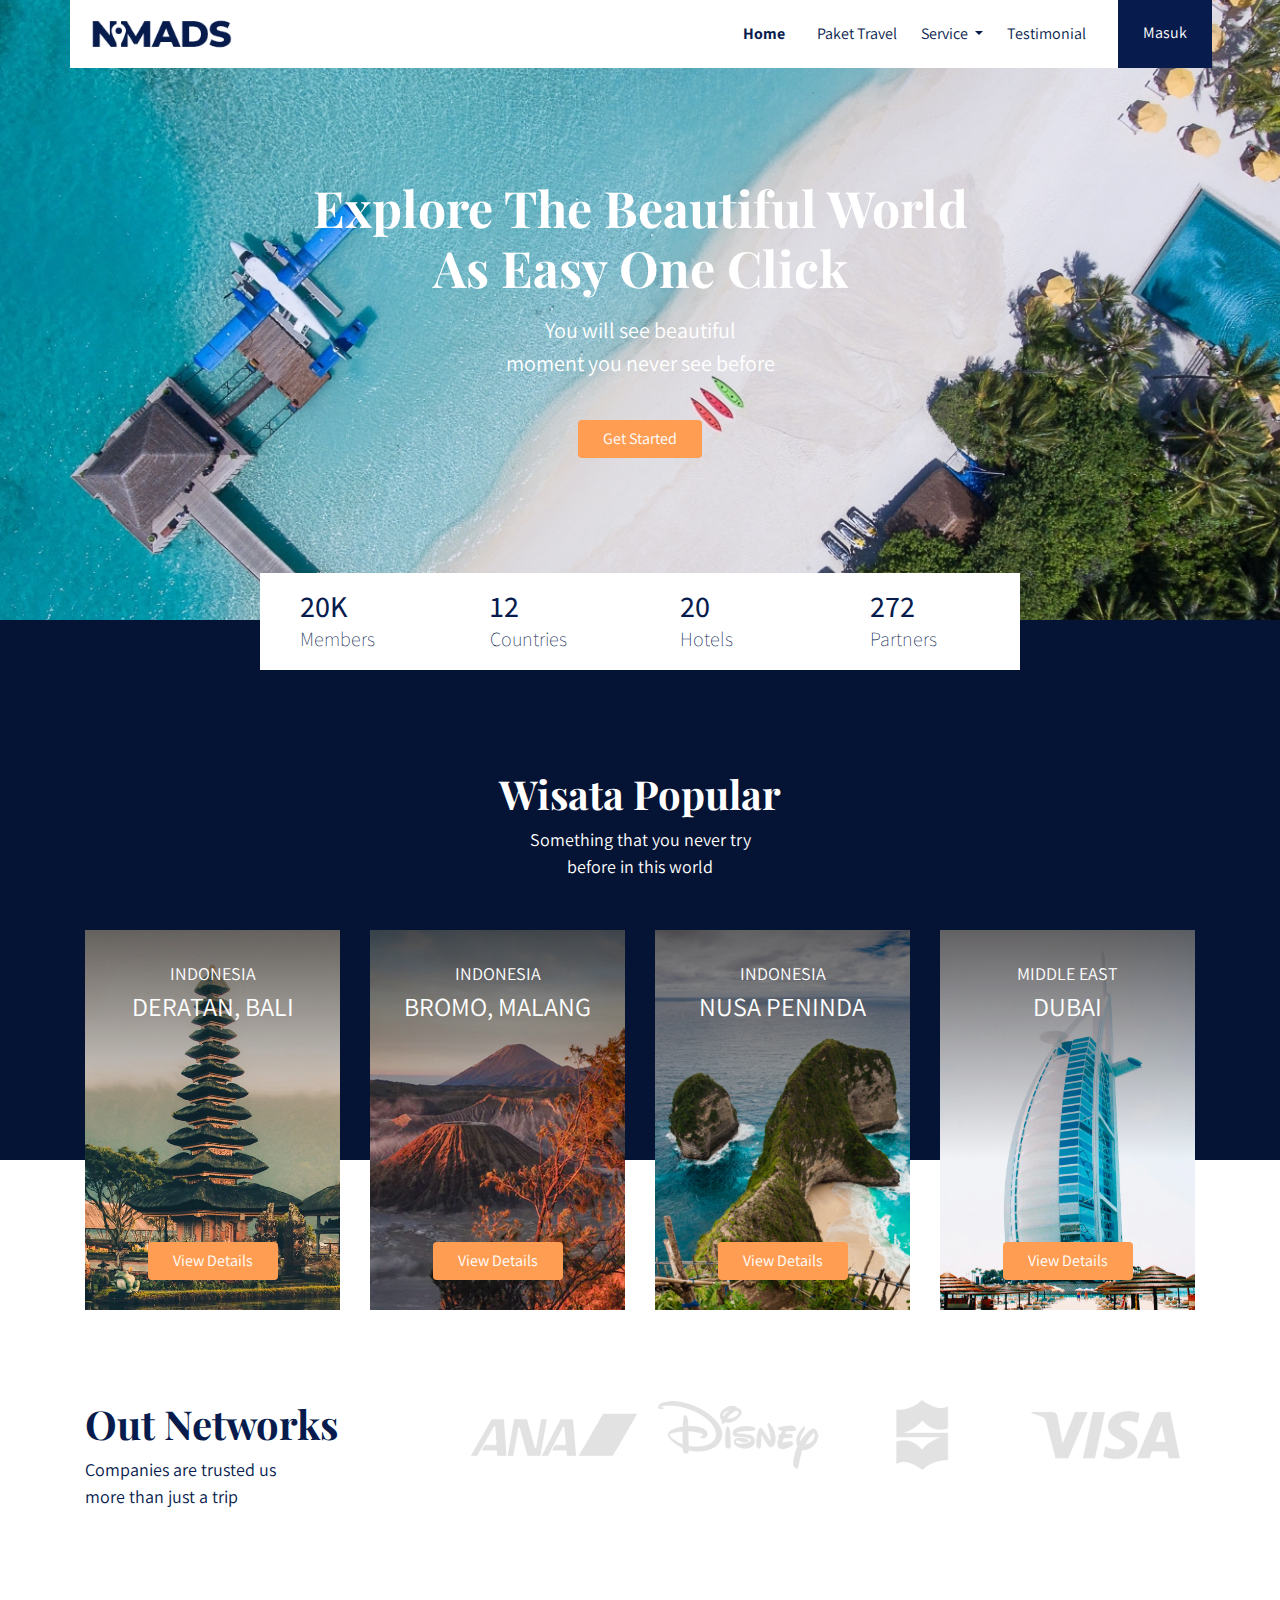
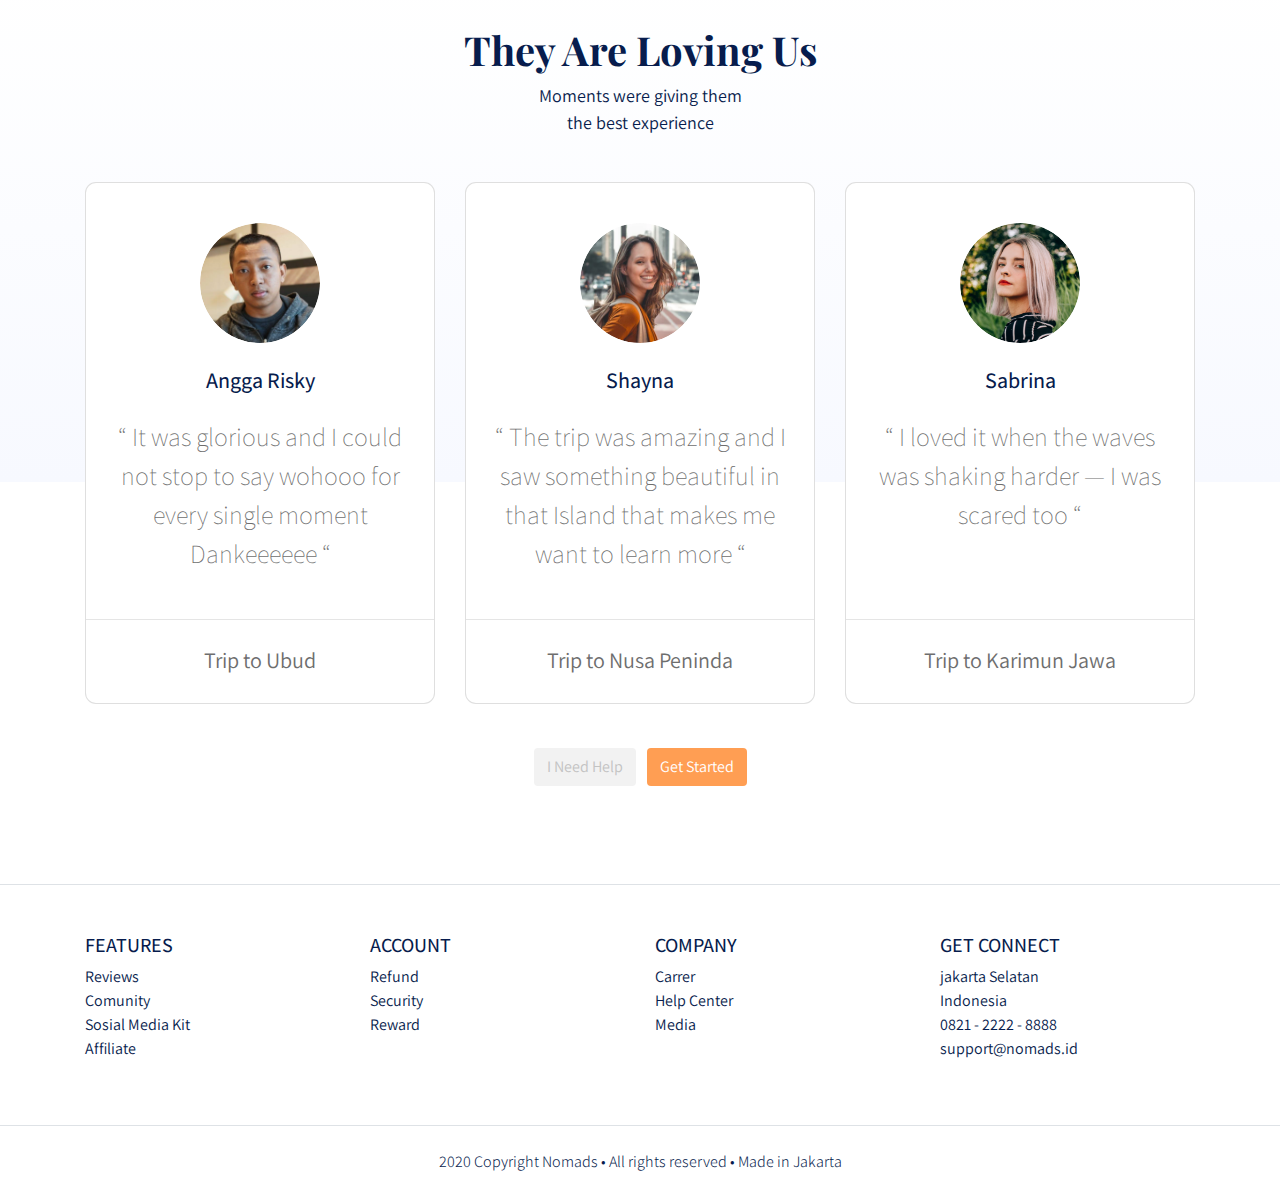
<file: index.html>
<!DOCTYPE html>
<html lang="en">

<head>
  <meta charset="UTF-8">
  <meta name="viewport" content="width=device-width, initial-scale=1.0">
  <title>NOMADS</title>
  <link rel="stylesheet" href="frontend/libraries/bootstrap/css/bootstrap.css">
  <link rel="preconnect" href="https://fonts.gstatic.com">
  <link
    href="https://fonts.googleapis.com/css2?family=Assistant:wght@200;300;400;500;600;700;800&family=Playfair+Display:ital,wght@0,400;0,500;0,600;0,700;0,800;0,900;1,400;1,500;1,600;1,700;1,800;1,900&display=swap"
    rel="stylesheet">
  <link rel="stylesheet" href="frontend/styles/main.css">
</head>

<body>
  <!-- Navbar -->
  <div class="container">
    <nav class="row navbar navbar-expand-lg navbar-light bg-white">
      <a href="#" class="navbar-brand">
        <img src="frontend/images/logo.png" alt="Logo NOMADS">
      </a>
      <button class="navbar-toggler nabvar-toogler-right" type="button" data-toggle="collapse" data-target="#navb">
        <span class="navbar-toggler-icon"></span>
      </button>
      <div class="collapse navbar-collapse" id="navb">
        <!-- ml Margin left agar sebelah kiri kosong, mr margin right -->
        <ul class="navbar-nav ml-auto mr-3">
          <li class="nav-item mx-md-2">
            <a href="" class="nav-link active">Home</a>
          </li>
          <li class="nav-item mx-md-2">
            <a href="" class="nav-link">Paket Travel</a>
          </li>
          <li class="nav-item dropdown">
            <a href="" class="nav-link dropdown-toggle" id="navbardrop" data-toggle="dropdown">Service </a>
            <div class="dropdown-menu">
              <a href="#" class="dropdown-item">Link</a>
              <a href="#" class="dropdown-item">Link</a>
              <a href="#" class="dropdown-item">Link</a>
            </div>
          </li>
          <li class="nav-item mx-md-2">
            <a href="" class="nav-link">Testimonial</a>
          </li>
        </ul>
        <!-- Mobile Button  -->
        <!-- d-sm-block adalah untuk tampilan SM atau layar kecil (Keluar), juka di d-md-none Tdk keluar -->
        <form action="" class="form-inline d-sm-block d-md-none">
          <!-- my = jarak atas bawah, px = padding di kordinat X -->
          <button class="btn btn-login my-2 my-sm-0">
            Masuk
          </button>
        </form>

        <!-- Desktop Button  -->
        <form action="" class="form-inline my-2 my-lg-0 d-none d-md-block">
          <!-- my = jarak atas bawah, px = padding di kordinat X -->
          <button class="btn btn-login btn-navbar-right my-2 my-sm-0 px-4">
            Masuk
          </button>
        </form>
      </div>
    </nav>
  </div>
  <!-- End Navbar -->

  <!-- Header -->
  <header class="text-center">
    <h1>Explore The Beautiful World <br>
      As Easy One Click</h1>
    <p class="mt-3">You will see beautiful <br>
      moment you never see before</p>

    <a href="#" class="btn btn-get-started px-4 mt-4">
      Get Started
    </a>
  </header>

  <main>
    <div class="container">
      <section class="section-stats row justify-content-center" id="stats">
        <!-- Jika di mobile Colomnya 3 , jika diatas mobile colomnya 2 -->
        <div class="col-3 col-md-2 stat-detail">
          <h2>20K</h2>
          <p>Members</p>
        </div>
        <div class="col-3 col-md-2 stat-detail">
          <h2>12</h2>
          <p>Countries</p>
        </div>
        <div class="col-3 col-md-2 stat-detail">
          <h2>20</h2>
          <p>Hotels</p>
        </div>
        <div class="col-3 col-md-2 stat-detail">
          <h2>272</h2>
          <p>Partners</p>
        </div>
      </section>
    </div>

    <section class="section-popular" id="popular">
      <div class="container">
        <div class="row">
          <div class="col text-center section-popular-heading">
            <h2>Wisata Popular</h2>
            <p>Something that you never try <br>
              before in this world</p>
          </div>
        </div>
      </div>
    </section>
    <section class="section-popular-content" id="popular-content">
      <div class="container">
        <div class="section section-popular-travel row justify-content-center">
          <!-- kalau kecil 6, kalo md 4, kalo lg 3 -->
          <div class="col-sm-6 col-md-4 col-lg-3">
            <div class="card-travel text-center d-flex flex-column"
              style="background-image: url('frontend/images/travel-1.jpg');">
              <div class="travel-country">INDONESIA</div>
              <div class="travel-location">DERATAN, BALI</div>
              <div class="travel-button mt-auto">
                <a href="details.html" class="btn btn-travel-details px-4"> View Details </a>
              </div>
            </div>
          </div>
          <div class="col-sm-6 col-md-4 col-lg-3">
            <div class="card-travel text-center d-flex flex-column"
              style="background-image: url('frontend/images/travel-2.jpg');">
              <div class="travel-country">INDONESIA</div>
              <div class="travel-location">BROMO, MALANG</div>
              <div class="travel-button mt-auto">
                <a href="details.html" class="btn btn-travel-details px-4"> View Details </a>
              </div>
            </div>
          </div>
          <div class="col-sm-6 col-md-4 col-lg-3">
            <div class="card-travel text-center d-flex flex-column"
              style="background-image: url('frontend/images/travel-3.jpg');">
              <div class="travel-country">INDONESIA</div>
              <div class="travel-location">NUSA PENINDA</div>
              <div class="travel-button mt-auto">
                <a href="details.html" class="btn btn-travel-details px-4"> View Details </a>
              </div>
            </div>
          </div>
          <div class="col-sm-6 col-md-4 col-lg-3">
            <div class="card-travel text-center d-flex flex-column"
              style="background-image: url('frontend/images/travel-4.jpg');">
              <div class="travel-country">MIDDLE EAST</div>
              <div class="travel-location">DUBAI</div>
              <div class="travel-button mt-auto">
                <a href="details.html" class="btn btn-travel-details px-4"> View Details </a>
              </div>
            </div>
          </div>
        </div>
      </div>
    </section>

    <section class="section-network" id="networks">
      <div class="container">
        <div class="row">
          <div class="col-md-4">
            <h2>Out Networks</h2>
            <p>Companies are trusted us <br>
              more than just a trip</p>
          </div>
          <div class="col-md-8 text-center">
            <img src="frontend/images/partner.png" alt="" class="img-partner" alt="Logo Partner">
          </div>
        </div>
      </div>
    </section>

    <section class="section-testimonioal-heading" id="testimonioal-heading">
      <div class="container">
        <div class="row">
          <div class="col text-center">
            <h2>They Are Loving Us</h2>
            <p>Moments were giving them <br>
              the best experience</p>
          </div>
        </div>
      </div>
    </section>

    <section class="section section-testimonial-content" id="testimonial-content">
      <div class="container">
        <div class="section-popular-travel row justify-content-center">
          <div class="col-sm-6 col-md-6 col-lg-4">
            <div class="card card-testimonial text-center">
              <div class="testimonial-content">
                <img src="frontend/images/avatar-1.png" alt="User" class="mb-4 rounded-circle">
                <h3 class="mb-4"> Angga Risky </h3>
                <p class="testimonial">
                  “ It was glorious and I could
                  not stop to say wohooo for
                  every single moment
                  Dankeeeeee “
                </p>
              </div>
              <hr>
              <p class="trip-to mt-2">Trip to Ubud</p>
            </div>
          </div>
          <div class="col-sm-6 col-md-6 col-lg-4">
            <div class="card card-testimonial text-center">
              <div class="testimonial-content">
                <img src="frontend/images/avatar-2.png" alt="User" class="mb-4 rounded-circle">
                <h3 class="mb-4"> Shayna </h3>
                <p class="testimonial">
                  “ The trip was amazing and
                  I saw something beautiful in
                  that Island that makes me
                  want to learn more “
                </p>
              </div>
              <hr>
              <p class="trip-to mt-2">Trip to Nusa Peninda</p>
            </div>
          </div>
          <div class="col-sm-6 col-md-6 col-lg-4">
            <div class="card card-testimonial text-center">
              <div class="testimonial-content">
                <img src="frontend/images/avatar-3.png" alt="User" class="mb-4 rounded-circle">
                <h3 class="mb-4"> Sabrina </h3>
                <p class="testimonial">
                  “ I loved it when the waves
                  was shaking harder — I was
                  scared too “
                </p>
              </div>
              <hr>
              <p class="trip-to mt-2">Trip to Karimun Jawa</p>
            </div>
          </div>
        </div>
        <div class="row">
          <div class="col-12 text-center">
            <a href="" class="btn btn-need-help px4 mt-4 mx-1"> I Need Help </a>
            <a href="" class="btn btn-get-started px4 mt-4 mx-1"> Get Started </a>
          </div>
        </div>
      </div>
    </section>
  </main>

  <footer class="footer section-footer mt-5 mb-4 border-top">
    <div class="container pt-5 pb-5">
      <div class="row justify-content-center">
        <div class="col-12">
          <div class="row">
            <div class="col-12 col-lg-3">
              <h5>FEATURES</h5>
              <ul class="list-unstyled">
                <li class=""><a href="#">Reviews</a></li>
                <li class=""><a href="#">Comunity</a></li>
                <li class=""><a href="#">Sosial Media Kit</a></li>
                <li class=""><a href="#">Affiliate</a></li>
              </ul>
            </div>
            <div class="col-12 col-lg-3">
              <h5>ACCOUNT</h5>
              <ul class="list-unstyled">
                <li class=""><a href="#">Refund</a></li>
                <li class=""><a href="#">Security</a></li>
                <li class=""><a href="#">Reward</a></li>
              </ul>
            </div>
            <div class="col-12 col-lg-3">
              <h5>COMPANY</h5>
              <ul class="list-unstyled">
                <li class=""><a href="#">Carrer</a></li>
                <li class=""><a href="#">Help Center</a></li>
                <li class=""><a href="#">Media</a></li>
              </ul>
            </div>
            <div class="col-12 col-lg-3">
              <h5>GET CONNECT</h5>
              <ul class="list-unstyled">
                <li class=""><a href="#">jakarta Selatan</a></li>
                <li class=""><a href="#">Indonesia</a></li>
                <li class=""><a href="#">0821 - 2222 - 8888</a></li>
                <li class=""><a href="#">support@nomads.id</a></li>
              </ul>
            </div>
          </div>
        </div>
      </div>
    </div>
    <div class="container-fluid">
      <div class="row border-top justify-content-center align-items-center pt-4">
        <div class="col-auto text-gray-500 font-weight-light">
          2020 Copyright Nomads • All rights reserved • Made in Jakarta
        </div>
      </div>
    </div>
  </footer>






  <script src="frontend/libraries/jquery/jquery.min.js"></script>
  <script src="frontend/libraries/bootstrap/js/bootstrap.js"></script>
  <script src="frontend/libraries/retina/retina.min.js"></script>
</body>

</html>
</file>
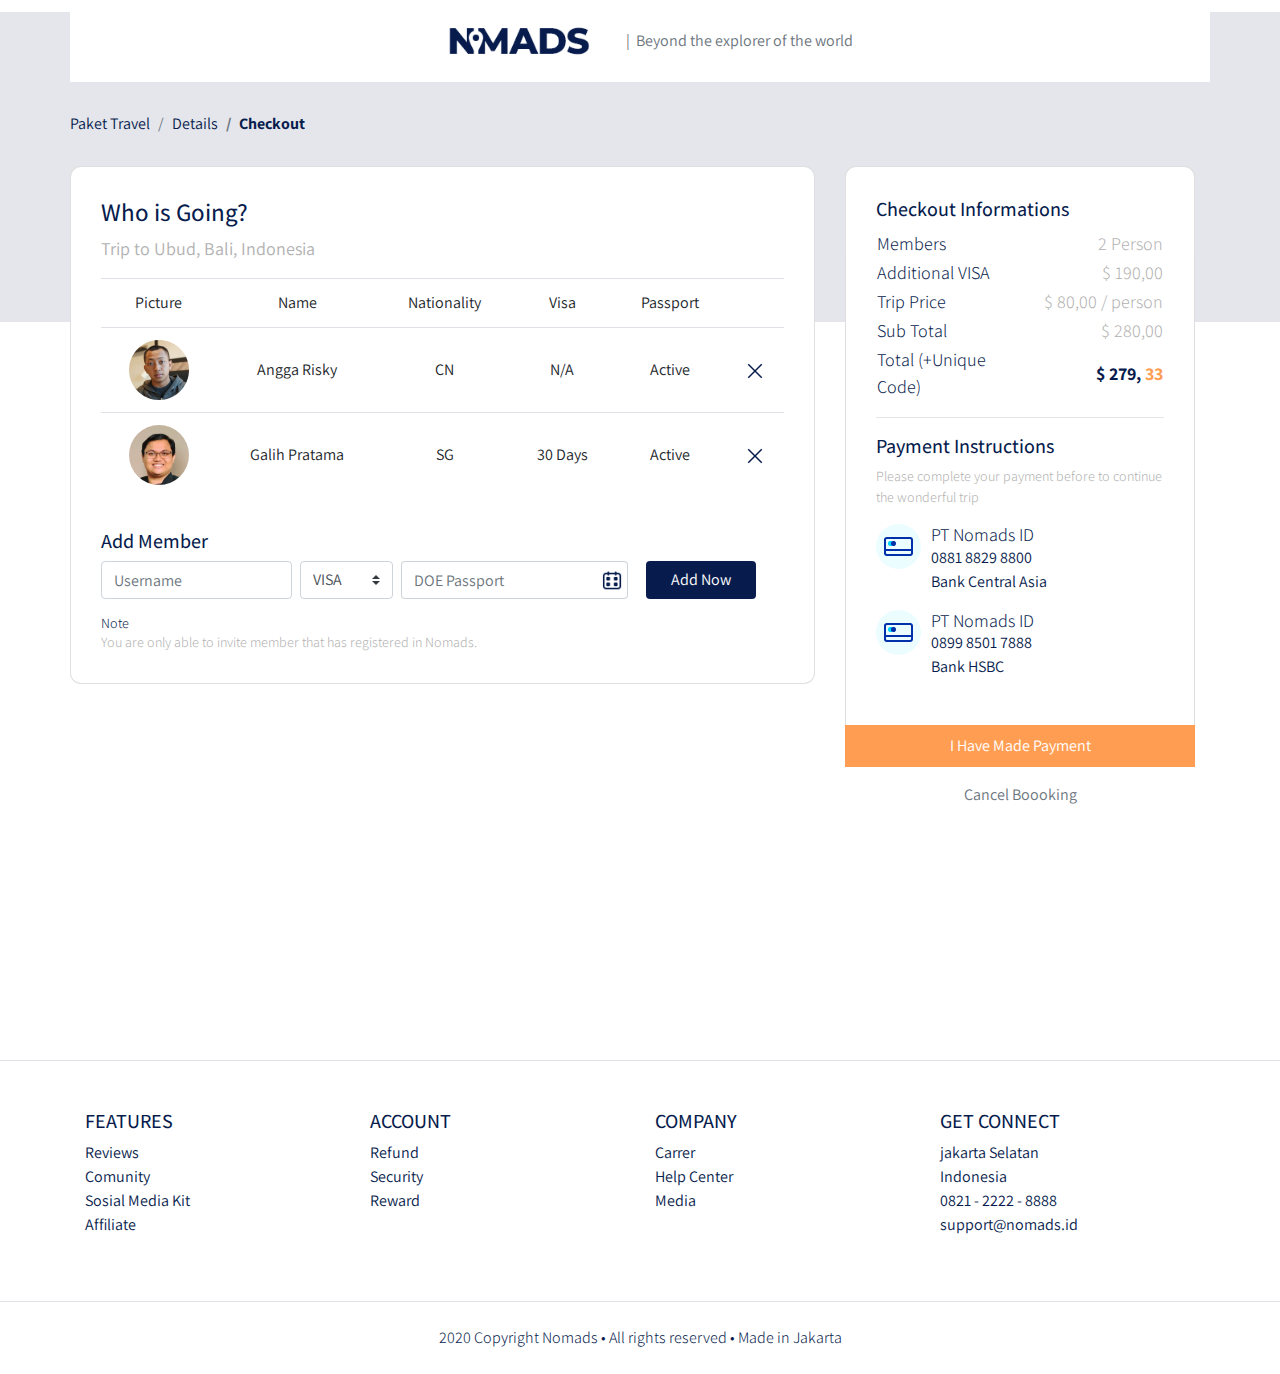
<file: checkout.html>
<!DOCTYPE html>
<html lang="en">

<head>
  <meta charset="UTF-8">
  <meta name="viewport" content="width=device-width, initial-scale=1.0">
  <title>NOMADS</title>
  <link rel="stylesheet" href="frontend/libraries/bootstrap/css/bootstrap.css">
  <link rel="stylesheet" href="frontend/libraries/xzoom/xzoom.css">
  <link rel="stylesheet" href="frontend/libraries/gijgo/css/gijgo.min.css">
  <link rel="preconnect" href="https://fonts.gstatic.com">
  <link
    href="https://fonts.googleapis.com/css2?family=Assistant:wght@200;300;400;500;600;700;800&family=Playfair+Display:ital,wght@0,400;0,500;0,600;0,700;0,800;0,900;1,400;1,500;1,600;1,700;1,800;1,900&display=swap"
    rel="stylesheet">
  <link rel="stylesheet" href="frontend/styles/main.css">
</head>

<body>
  <!-- Navbar -->
  <div class="container">
    <nav class="row navbar navbar-expand-lg navbar-light bg-white">
      <div class="navbar nav ml-auto mr-auto mr-sm-auto mr-lg-0 mr-md-auto">
        <a href="index.html" class="navbar-brand">
          <img src="frontend/images/logo.png" alt="Logo NOMADS">
        </a>
      </div>
      <ul class="navbar-nav mr-auto d-none d-lg-block">
        <li>
          <span class="text-muted">
            |&nbsp; Beyond the explorer of the world
          </span>
        </li>
      </ul>
    </nav>
  </div>
  <!-- End Navbar -->

  <main>
    <section class="section-details-header"></section>
    <section class="section-details-content">
      <div class="container">
        <div class="row">
          <div class="col p-0">
            <nav>
              <ol class="breadcrumb">
                <li class="breadcrumb-item">
                  Paket Travel
                </li>
                <li class="breadcrumb-item ">
                  Details
                </li>
                <li class="breadcrumb-item active">
                  Checkout
                </li>
              </ol>
            </nav>
          </div>
        </div>
        <div class="row">
          <div class="col-lg-8 pl-lg-0">
            <div class="card card-details">
              <h1>Who is Going?</h1>
              <p>Trip to Ubud, Bali, Indonesia</p>
              <div class="attendee">
                <table class="table table-responsive-sm text-center">
                  <thead>
                    <tr>
                      <td>Picture</td>
                      <td>Name</td>
                      <td>Nationality</td>
                      <td>Visa</td>
                      <td>Passport</td>
                      <td></td>
                    </tr>
                  </thead>
                  <tbody>
                    <tr>
                      <td>
                        <img src="/frontend/images/avatar-1.png" height="60">
                      </td>
                      <td class="align-middle">
                        Angga Risky
                      </td>
                      <td class="align-middle">
                        CN
                      </td>
                      <td class="align-middle">
                        N/A
                      </td>
                      <td class="align-middle">
                        Active
                      </td>
                      <td class="align-middle">
                        <a href=""><img src="/frontend/images/ic_remove.png" alt=""></a>
                      </td>
                    </tr>
                    <tr>
                      <td>
                        <img src="/frontend/images/avatar-5.png" height="60">
                      </td>
                      <td class="align-middle">
                        Galih Pratama
                      </td>
                      <td class="align-middle">
                        SG
                      </td>
                      <td class="align-middle">
                        30 Days
                      </td>
                      <td class="align-middle">
                        Active
                      </td>
                      <td class="align-middle">
                        <a href=""><img src="/frontend/images/ic_remove.png" alt=""></a>
                      </td>
                    </tr>
                  </tbody>
                </table>
              </div>
              <div class="member mt-3">
                <h2>Add Member</h2>
                <form class="form-inline">
                  <label class="sr-only" for="inputUsername">Name</label>
                  <input type="text" class="form-control mb-2 mr-sm-2" id="inputUsername" placeholder="Username" />

                  <label class="sr-only" class="mr-2" for="inlineFormCustomSelectPref">Preference</label>
                  <select class="custom-select mb-2 mr-sm-2" id="inlineFormCustomSelectPref">
                    <option selected value="">VISA</option>
                    <option value="2">30 Days</option>
                    <option value="3">N/A</option>
                  </select>

                  <label class="sr-only" for="doePassport">DOE Passport</label>
                  <div class="input-group mb-2 mr-sm-2">
                    <input type="text" class="form-control datepicker" id="doePassport" placeholder="DOE Passport" />
                  </div>

                  <button type="submit" class="btn btn-add-now mb-2 px-4">
                    Add Now
                  </button>
                </form>
                <h3 class="mt-2 mb-0">Note</h3>
                <p class="disclaimer mb-0">You are only able to invite member that has registered in Nomads.</p>
              </div>
            </div>
          </div>

          <div class="col-lg-4">
            <div class="card card-details card-right">
              <h2>Checkout Informations</h2>
              <table class="trip-informations">
                <tr>
                  <th width="50%">Members</th>
                  <td width="50%" class="text-right">2 Person</td>
                </tr>
                <tr>
                  <th width="50%">Additional VISA</th>
                  <td width="50%" class="text-right">$ 190,00</td>
                </tr>
                <tr>
                  <th width="50%">Trip Price</th>
                  <td width="50%" class="text-right">$ 80,00 / person</td>
                </tr>
                <tr>
                  <th width="50%">Sub Total</th>
                  <td width="50%" class="text-right">$ 280,00</td>
                </tr>
                <tr>
                  <th width="50%">Total (+Unique Code)</th>
                  <td width="50%" class="text-right text-total">
                    <span class="text-blue">$ 279,</span>
                    <span class="text-orange">33</span>
                  </td>
                </tr>
              </table>
              <hr>
              <h2>Payment Instructions</h2>
              <p class="payment-instruction">Please complete your payment before to continue the wonderful trip</p>
              <div class="bank">
                <div class="bank-item pb-3">
                  <img src="/frontend/images/ic_bank.png" alt="bank-image" class="bank-image">
                  <div class="description">
                    <h3>PT Nomads ID</h3>
                    <p>0881 8829 8800 <br>Bank Central Asia</p>
                  </div>
                  <div class="clearfix"></div>
                </div>
                <div class="bank-item pb-3">
                  <img src="/frontend/images/ic_bank.png" alt="bank-image" class="bank-image">
                  <div class="description">
                    <h3>PT Nomads ID</h3>
                    <p>0899 8501 7888 <br>Bank HSBC</p>
                  </div>
                  <div class="clearfix"></div>
                </div>
              </div>
            </div>
            <div class="join-container">
              <a href="success.html" class="btn btn-block btn-join-now mt-3 py-2">I Have Made Payment</a>
            </div>
            <div class="text-center mt-3">
              <a href="" class="text-muted">Cancel Boooking</a>
            </div>
          </div>
        </div>
    </section>
  </main>

  <footer class="footer section-footer mt-5 mb-4 border-top">
    <div class="container pt-5 pb-5">
      <div class="row justify-content-center">
        <div class="col-12">
          <div class="row">
            <div class="col-12 col-lg-3">
              <h5>FEATURES</h5>
              <ul class="list-unstyled">
                <li class=""><a href="#">Reviews</a></li>
                <li class=""><a href="#">Comunity</a></li>
                <li class=""><a href="#">Sosial Media Kit</a></li>
                <li class=""><a href="#">Affiliate</a></li>
              </ul>
            </div>
            <div class="col-12 col-lg-3">
              <h5>ACCOUNT</h5>
              <ul class="list-unstyled">
                <li class=""><a href="#">Refund</a></li>
                <li class=""><a href="#">Security</a></li>
                <li class=""><a href="#">Reward</a></li>
              </ul>
            </div>
            <div class="col-12 col-lg-3">
              <h5>COMPANY</h5>
              <ul class="list-unstyled">
                <li class=""><a href="#">Carrer</a></li>
                <li class=""><a href="#">Help Center</a></li>
                <li class=""><a href="#">Media</a></li>
              </ul>
            </div>
            <div class="col-12 col-lg-3">
              <h5>GET CONNECT</h5>
              <ul class="list-unstyled">
                <li class=""><a href="#">jakarta Selatan</a></li>
                <li class=""><a href="#">Indonesia</a></li>
                <li class=""><a href="#">0821 - 2222 - 8888</a></li>
                <li class=""><a href="#">support@nomads.id</a></li>
              </ul>
            </div>
          </div>
        </div>
      </div>
    </div>
    <div class="container-fluid">
      <div class="row border-top justify-content-center align-items-center pt-4">
        <div class="col-auto text-gray-500 font-weight-light">
          2020 Copyright Nomads • All rights reserved • Made in Jakarta
        </div>
      </div>
    </div>
  </footer>






  <script src="frontend/libraries/jquery/jquery.min.js"></script>
  <script src="frontend/libraries/bootstrap/js/bootstrap.js"></script>
  <script src="frontend/libraries/retina/retina.min.js"></script>
  <script src="frontend/libraries/xzoom/xzoom.min.js"></script>
  <script src="frontend/libraries/gijgo/js/gijgo.min.js"></script>
  <script>
    $(document).ready(function () {
      $('.xzoom, .xzoom-galery').xzoom({
        zoomWidth: 500,
        title: false,
        tint: '#333',
        Xoffset: 15
      })
      $('.datepicker').datepicker({
        uiLibrary: 'bootstrap4',
        icons: {
          rightIcon: '<img src="frontend/images/ic_doe.png" alt=""/>'
        }
      });
    });
  </script>
</body>

</html>
</file>
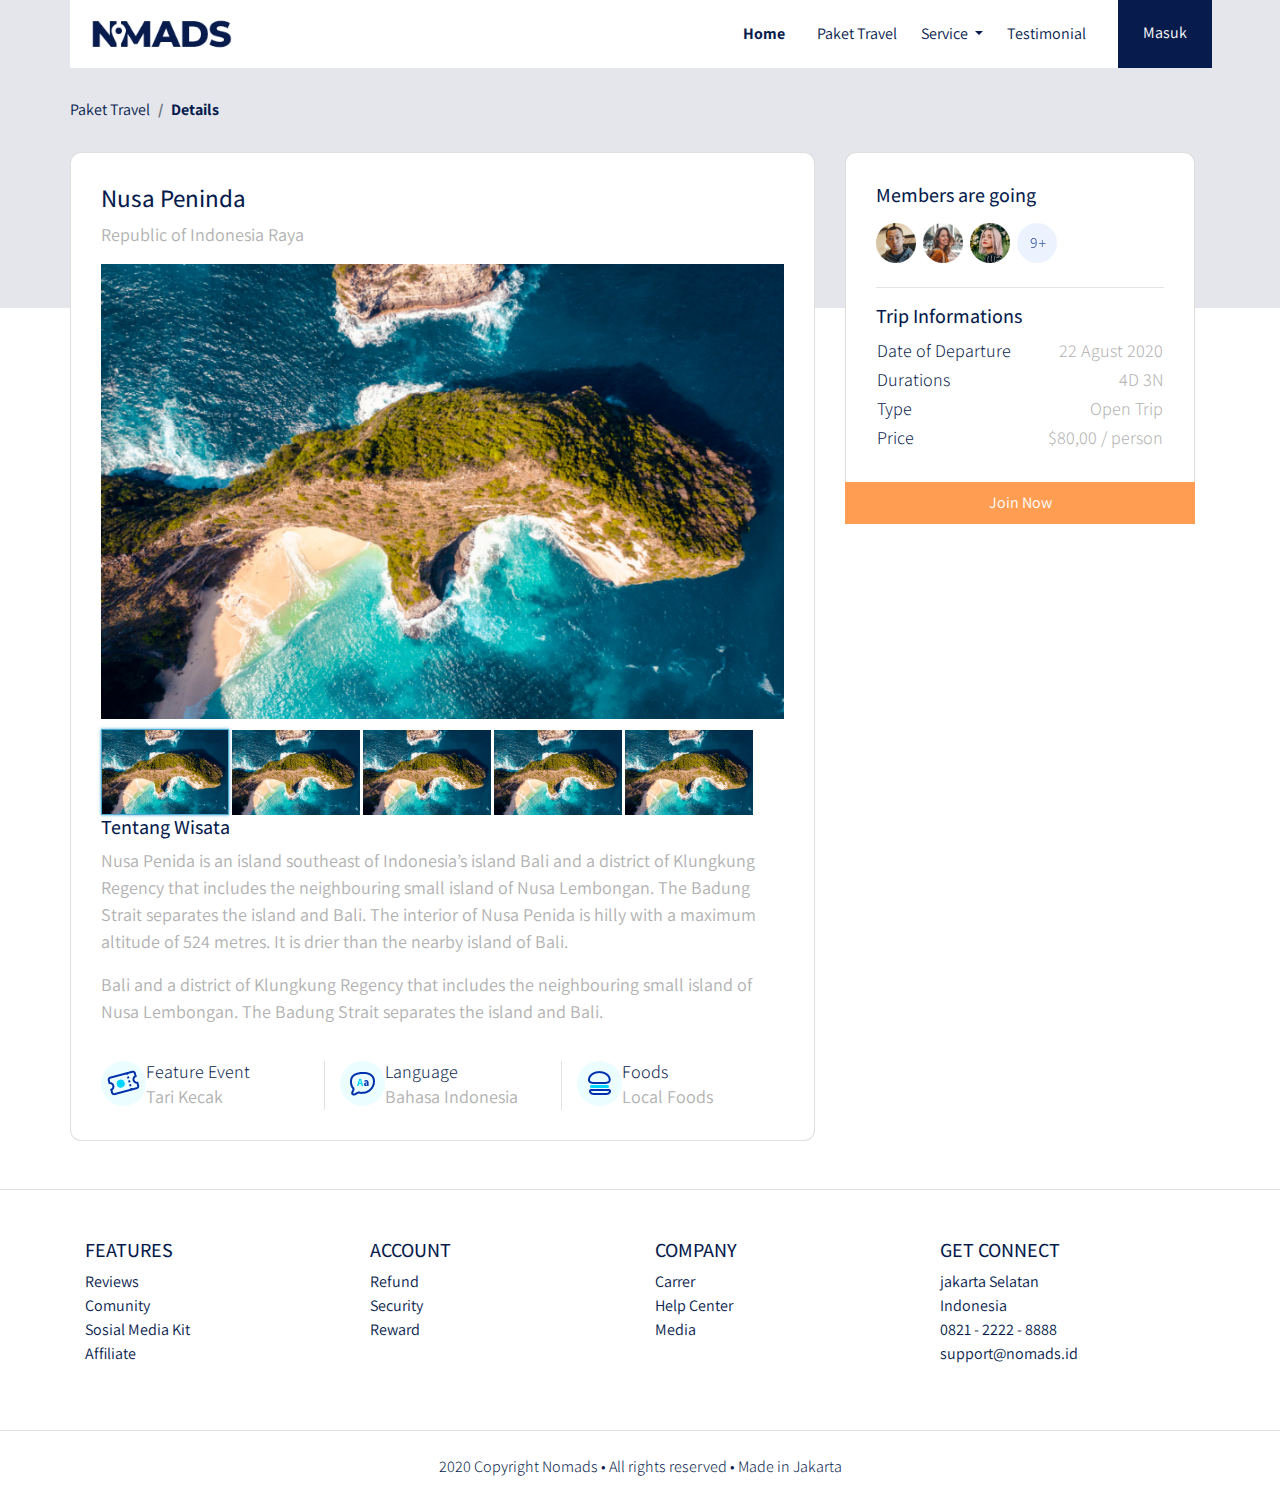
<file: details.html>
<!DOCTYPE html>
<html lang="en">

<head>
  <meta charset="UTF-8">
  <meta name="viewport" content="width=device-width, initial-scale=1.0">
  <title>NOMADS</title>
  <link rel="stylesheet" href="frontend/libraries/bootstrap/css/bootstrap.css">
  <link rel="stylesheet" href="frontend/libraries/xzoom/xzoom.css">
  <link rel="preconnect" href="https://fonts.gstatic.com">
  <link
    href="https://fonts.googleapis.com/css2?family=Assistant:wght@200;300;400;500;600;700;800&family=Playfair+Display:ital,wght@0,400;0,500;0,600;0,700;0,800;0,900;1,400;1,500;1,600;1,700;1,800;1,900&display=swap"
    rel="stylesheet">
  <link rel="stylesheet" href="frontend/styles/main.css">
</head>

<body>
  <!-- Navbar -->
  <div class="container">
    <nav class="row navbar navbar-expand-lg navbar-light bg-white">
      <a href="index.html" class="navbar-brand">
        <img src="frontend/images/logo.png" alt="Logo NOMADS">
      </a>
      <button class="navbar-toggler nabvar-toogler-right" type="button" data-toggle="collapse" data-target="#navb">
        <span class="navbar-toggler-icon"></span>
      </button>
      <div class="collapse navbar-collapse" id="navb">
        <!-- ml Margin left agar sebelah kiri kosong, mr margin right -->
        <ul class="navbar-nav ml-auto mr-3">
          <li class="nav-item mx-md-2">
            <a href="" class="nav-link active">Home</a>
          </li>
          <li class="nav-item mx-md-2">
            <a href="" class="nav-link">Paket Travel</a>
          </li>
          <li class="nav-item dropdown">
            <a href="" class="nav-link dropdown-toggle" id="navbardrop" data-toggle="dropdown">Service </a>
            <div class="dropdown-menu">
              <a href="#" class="dropdown-item">Link</a>
              <a href="#" class="dropdown-item">Link</a>
              <a href="#" class="dropdown-item">Link</a>
            </div>
          </li>
          <li class="nav-item mx-md-2">
            <a href="" class="nav-link">Testimonial</a>
          </li>
        </ul>
        <!-- Mobile Button  -->
        <!-- d-sm-block adalah untuk tampilan SM atau layar kecil (Keluar), juka di d-md-none Tdk keluar -->
        <form action="" class="form-inline d-sm-block d-md-none">
          <!-- my = jarak atas bawah, px = padding di kordinat X -->
          <button class="btn btn-login my-2 my-sm-0">
            Masuk
          </button>
        </form>

        <!-- Desktop Button  -->
        <form action="" class="form-inline my-2 my-lg-0 d-none d-md-block">
          <!-- my = jarak atas bawah, px = padding di kordinat X -->
          <button class="btn btn-login btn-navbar-right my-2 my-sm-0 px-4">
            Masuk
          </button>
        </form>
      </div>
    </nav>
  </div>
  <!-- End Navbar -->

  <main>
    <section class="section-details-header"></section>
    <section class="section-details-content">
      <div class="container">
        <div class="row">
          <div class="col p-0">
            <nav>
              <ol class="breadcrumb">
                <li class="breadcrumb-item">
                  Paket Travel
                </li>
                <li class="breadcrumb-item active">
                  Details
                </li>
              </ol>
            </nav>
          </div>
        </div>
        <div class="row">
          <div class="col-lg-8 pl-lg-0">
            <div class="card card-details">
              <h1>Nusa Peninda</h1>
              <p>Republic of Indonesia Raya</p>
              <div class="galery">
                <div class="xzoom-container">
                  <img src="frontend/images/details-1.jpg" class="xzoom" id="xzoom-default"
                    xoriginal="frontend/images/details-1.jpg">
                </div>
                <div class="xzoom-tumbs">
                  <a href="frontend/images/details-1.jpg">
                    <img src="frontend/images/details-1.jpg" class="xzoom-galery" width="128"
                      xpreview="frontend/images/details-1.jpg">
                  </a>
                  <a href="frontend/images/details-1.jpg">
                    <img src="frontend/images/details-1.jpg" class="xzoom-galery" width="128"
                      xpreview="frontend/images/details-1.jpg">
                  </a>
                  <a href="frontend/images/details-1.jpg">
                    <img src="frontend/images/details-1.jpg" class="xzoom-galery" width="128"
                      xpreview="frontend/images/details-1.jpg">
                  </a>
                  <a href="frontend/images/details-1.jpg">
                    <img src="frontend/images/details-1.jpg" class="xzoom-galery" width="128"
                      xpreview="frontend/images/details-1.jpg">
                  </a>
                  <a href="frontend/images/details-1.jpg">
                    <img src="frontend/images/details-1.jpg" class="xzoom-galery" width="128"
                      xpreview="frontend/images/details-1.jpg">
                  </a>
                </div>
              </div>
              <h2>Tentang Wisata</h2>
              <p>Nusa Penida is an island southeast of Indonesia’s island Bali and a district of Klungkung
                Regency that includes the neighbouring small island of Nusa Lembongan. The Badung
                Strait separates the island and Bali. The interior of Nusa Penida is hilly with a maximum
                altitude of 524 metres. It is drier than the nearby island of Bali.</p>
              <p>Bali and a district of Klungkung Regency that includes the neighbouring small island of
                Nusa Lembongan. The Badung Strait separates the island and Bali.</p>
              <div class="features row">
                <div class="col-md-4">
                  <img src="frontend/images/ic_event.png" alt="" class="features-image">
                  <div class="decription">
                    <h3>Feature Event</h3>
                    <p>Tari Kecak</p>
                  </div>
                </div>
                <div class="col-md-4 border-left">
                  <img src="frontend/images/ic_bahasa.png" alt="" class="features-image">
                  <div class="decription">
                    <h3>Language</h3>
                    <p>Bahasa Indonesia</p>
                  </div>
                </div>
                <div class="col-md-4 border-left">
                  <img src="frontend/images/ic_foods.png" alt="" class="features-image">
                  <div class="decription">
                    <h3>Foods</h3>
                    <p>Local Foods</p>
                  </div>
                </div>
              </div>
            </div>
          </div>

          <div class="col-lg-4">
            <div class="card card-details card-right">
              <h2>Members are going</h2>
              <div class="members my-2">
                <img src="/frontend/images/avatar-1.png" alt="" class="member-image mr-1">
                <img src="/frontend/images/avatar-2.png" alt="" class="member-image mr-1">
                <img src="/frontend/images/avatar-3.png" alt="" class="member-image mr-1">
                <img src="/frontend/images/member.png" alt="" class="member-image mr-1">
              </div>
              <hr>
              <h2>Trip Informations</h2>
              <table class="trip-informations">
                <tr>
                  <th width="50%">Date of Departure</th>
                  <td width="50%" class="text-right">22 Agust 2020</td>
                </tr>
                <tr>
                  <th width="50%">Durations</th>
                  <td width="50%" class="text-right">4D 3N</td>
                </tr>
                <tr>
                  <th width="50%">Type</th>
                  <td width="50%" class="text-right">Open Trip</td>
                </tr>
                <tr>
                  <th width="50%">Price</th>
                  <td width="50%" class="text-right">$80,00 / person</td>
                </tr>
              </table>
            </div>
            <div class="join-container">
              <a href="checkout.html" class="btn btn-block btn-join-now mt-3 py-2">Join Now</a>
            </div>
          </div>
        </div>
    </section>
  </main>

  <footer class="footer section-footer mt-5 mb-4 border-top">
    <div class="container pt-5 pb-5">
      <div class="row justify-content-center">
        <div class="col-12">
          <div class="row">
            <div class="col-12 col-lg-3">
              <h5>FEATURES</h5>
              <ul class="list-unstyled">
                <li class=""><a href="#">Reviews</a></li>
                <li class=""><a href="#">Comunity</a></li>
                <li class=""><a href="#">Sosial Media Kit</a></li>
                <li class=""><a href="#">Affiliate</a></li>
              </ul>
            </div>
            <div class="col-12 col-lg-3">
              <h5>ACCOUNT</h5>
              <ul class="list-unstyled">
                <li class=""><a href="#">Refund</a></li>
                <li class=""><a href="#">Security</a></li>
                <li class=""><a href="#">Reward</a></li>
              </ul>
            </div>
            <div class="col-12 col-lg-3">
              <h5>COMPANY</h5>
              <ul class="list-unstyled">
                <li class=""><a href="#">Carrer</a></li>
                <li class=""><a href="#">Help Center</a></li>
                <li class=""><a href="#">Media</a></li>
              </ul>
            </div>
            <div class="col-12 col-lg-3">
              <h5>GET CONNECT</h5>
              <ul class="list-unstyled">
                <li class=""><a href="#">jakarta Selatan</a></li>
                <li class=""><a href="#">Indonesia</a></li>
                <li class=""><a href="#">0821 - 2222 - 8888</a></li>
                <li class=""><a href="#">support@nomads.id</a></li>
              </ul>
            </div>
          </div>
        </div>
      </div>
    </div>
    <div class="container-fluid">
      <div class="row border-top justify-content-center align-items-center pt-4">
        <div class="col-auto text-gray-500 font-weight-light">
          2020 Copyright Nomads • All rights reserved • Made in Jakarta
        </div>
      </div>
    </div>
  </footer>






  <script src="frontend/libraries/jquery/jquery.min.js"></script>
  <script src="frontend/libraries/bootstrap/js/bootstrap.js"></script>
  <script src="frontend/libraries/retina/retina.min.js"></script>
  <script src="frontend/libraries/xzoom/xzoom.min.js"></script>
  <script>
    $(document).ready(function () {
      $('.xzoom, .xzoom-galery').xzoom({
        zoomWidth: 500,
        title: false,
        tint: '#333',
        Xoffset: 15
      })
    });
  </script>
</body>

</html>
</file>
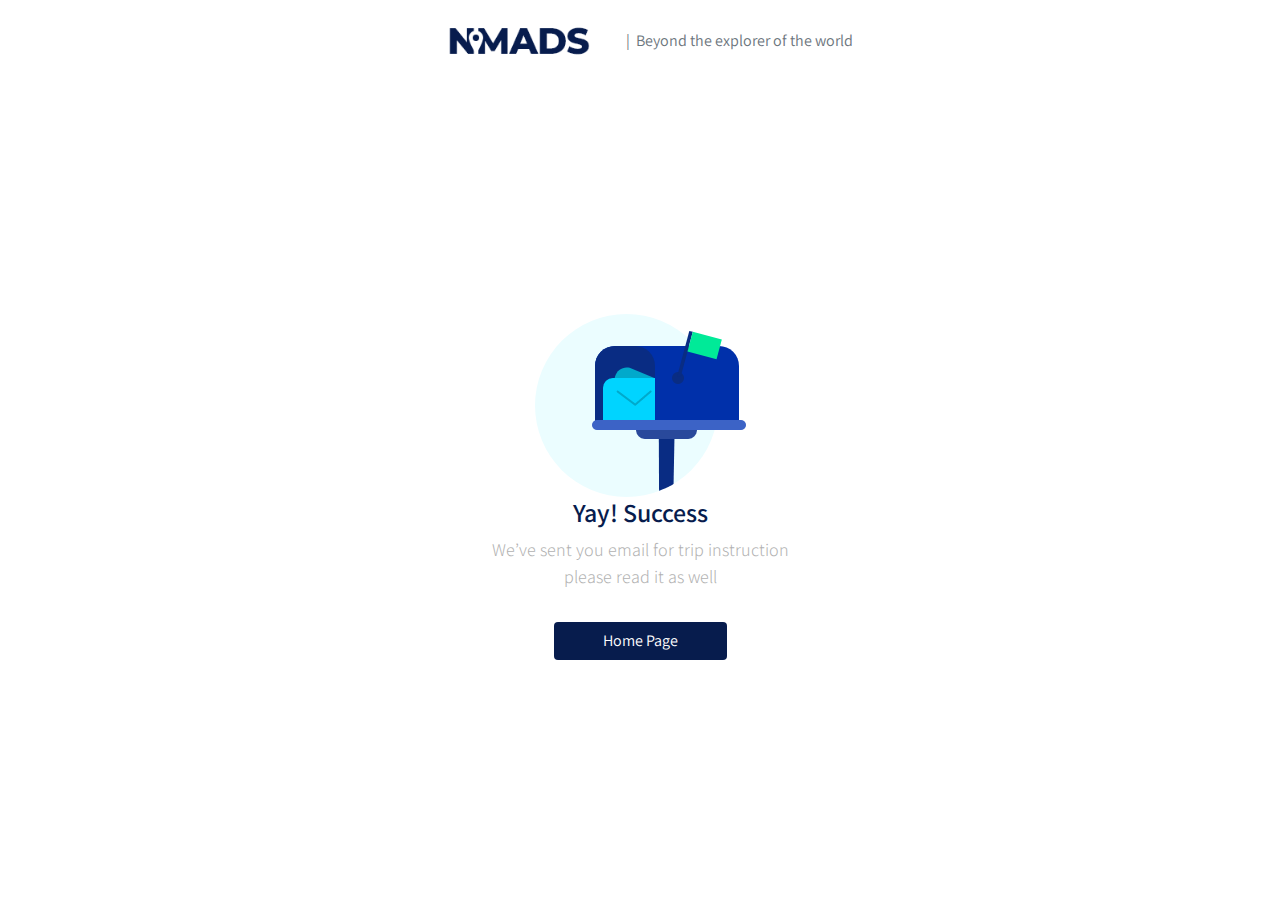
<file: success.html>
<!DOCTYPE html>
<html lang="en">

<head>
  <meta charset="UTF-8">
  <meta name="viewport" content="width=device-width, initial-scale=1.0">
  <title>NOMADS</title>
  <link rel="stylesheet" href="frontend/libraries/bootstrap/css/bootstrap.css">
  <link rel="stylesheet" href="frontend/libraries/xzoom/xzoom.css">
  <link rel="stylesheet" href="frontend/libraries/gijgo/css/gijgo.min.css">
  <link rel="preconnect" href="https://fonts.gstatic.com">
  <link
    href="https://fonts.googleapis.com/css2?family=Assistant:wght@200;300;400;500;600;700;800&family=Playfair+Display:ital,wght@0,400;0,500;0,600;0,700;0,800;0,900;1,400;1,500;1,600;1,700;1,800;1,900&display=swap"
    rel="stylesheet">
  <link rel="stylesheet" href="frontend/styles/main.css">
</head>

<body>
  <!-- Navbar -->
  <div class="container">
    <nav class="row navbar navbar-expand-lg navbar-light bg-white">
      <div class="navbar nav ml-auto mr-auto mr-sm-auto mr-lg-0 mr-md-auto">
        <a href="index.html" class="navbar-brand">
          <img src="frontend/images/logo.png" alt="Logo NOMADS">
        </a>
      </div>
      <ul class="navbar-nav mr-auto d-none d-lg-block">
        <li>
          <span class="text-muted">
            |&nbsp; Beyond the explorer of the world
          </span>
        </li>
      </ul>
    </nav>
  </div>
  <!-- End Navbar -->

  <main>
    <div class="section-success d-flex align-items-center">
      <div class="col text-center">
        <img src="/frontend/images/success.png" alt="">
        <h1>Yay! Success</h1>
        <p>We’ve sent you email for trip instruction <br>
          please read it as well</p>
        <a href="index.html" class="btn btn-home-page mt-3 px-5">Home Page</a>
      </div>
    </div>
  </main>








  <script src="frontend/libraries/jquery/jquery.min.js"></script>
  <script src="frontend/libraries/bootstrap/js/bootstrap.js"></script>
  <script src="frontend/libraries/retina/retina.min.js"></script>
  <script src="frontend/libraries/xzoom/xzoom.min.js"></script>
  <script src="frontend/libraries/gijgo/js/gijgo.min.js"></script>
  <script>
    $(document).ready(function () {
      $('.xzoom, .xzoom-galery').xzoom({
        zoomWidth: 500,
        title: false,
        tint: '#333',
        Xoffset: 15
      })
      $('.datepicker').datepicker({
        uiLibrary: 'bootstrap4',
        icons: {
          rightIcon: '<img src="frontend/images/ic_doe.png" alt=""/>'
        }
      });
    });
  </script>
</body>

</html>
</file>
<file: frontend/styles/main.css>
body {
  background-color: #fff;
  font-family: 'Assistant', sans-serif;
  color: #071C4D;
}

.navbar-brand img {
  max-height: 40px;
}

.navbar-light .navbar-nav .nav-link {
  color: #071C4D;
}

.navbar-light .navbar-nav .nav-link.active {
  font-weight: bold;
  color: #071C4D !important;
}

.btn-navbar-right {
  margin-top: -10px !important;
  margin-bottom: -8px !important;
  margin-right: -18px !important;
  height: 70px;
  border-radius: 0;
}

.btn-login {
  background-color: #071C4D;
  color: #ffffff;
}

.btn-login:hover {
  background-color: #1E3771;
  color: #ffffff;
}

header {
  margin-top: -70px;
  padding: 180px 0px 165px;
  background-image: url("../images/header.jpg");
  background-size: cover;
}

header h1,
header p {
  color: #ffffff;
}

header h1 {
  font-family: 'Playfair Display', sans-serif;
  font-weight: bold;
  font-size: 50px;
}

header p {
  font-size: 22px;
}

header .btn-get-started {
  background-color: #FF9E53;
  color: #fff;
}

header .btn-get-started:hover {
  background-color: #FFAA69;
  color: #fff;
}

.section-stats {
  margin-top: -50px;
}

.section-stats .stat-detail {
  padding-top: 15px;
  background-color: #fff;
  padding-left: 40px;
}

.section-stats h2 {
  font-size: 30px;
  margin-bottom: 0;
}

.section-stats p {
  font-size: 20px;
  font-weight: lighter;
}

.section-popular {
  min-height: 540px;
  background-color: #051334;
  margin-top: -50px;
  margin-bottom: -230px;
}

.section-popular .section-popular-heading {
  margin-top: 150px;
}

.section-popular .section-popular-heading h2,
.section-popular .section-popular-heading p {
  color: #fff;
}

.section-popular .section-popular-heading h2 {
  font-family: 'Playfair Display', sans-serif;
  font-weight: bold;
  font-size: 40px;
}

.section-popular .section-popular-heading p {
  font-size: 18px;
}

.section-popular-content .section-popular-travel .card-travel {
  min-height: 380px;
  background-color: #dddddd;
  color: #fff;
  padding: 30px;
  background-size: cover;
  margin-bottom: 20px;
}

.section-popular-content .section-popular-travel .travel-country {
  font-size: 18px;
  color: #fff;
}

.section-popular-content .section-popular-travel .travel-location {
  font-size: 26px;
  color: #fff;
}

.section-popular-content .section-popular-travel .travel-button .btn-travel-details {
  background-color: #FF9E53;
  color: #fff;
}

.section-popular-content .section-popular-travel .travel-button .btn-travel-details:hover {
  background-color: #FFAA69;
  color: #fff;
}

.section-network {
  background-color: #fff;
  margin-top: -170px;
  padding-top: 240px;
  padding-bottom: 50px;
}

.section-network h2 {
  font-family: 'Playfair Display', sans-serif;
  font-weight: bold;
  font-size: 40px;
}

.section-network p {
  font-size: 18px;
}

.section-network img {
  max-width: 100%;
}

.section-testimonioal-heading {
  background: -webkit-gradient(linear, left top, left bottom, from(#fff), to(#f7f9ff));
  background: linear-gradient(#fff 0%, #f7f9ff 100%);
  padding-top: 50px;
  min-height: 506px;
}

.section-testimonioal-heading h2 {
  font-family: 'Playfair Display', sans-serif;
  font-weight: bold;
  font-size: 40px;
}

.section-testimonioal-heading p {
  font-size: 18px;
}

.section-testimonial-content {
  margin-top: -300px;
  padding-bottom: 50px;
}

.section-testimonial-content .card-testimonial {
  padding: 40px 20px 10px;
  border-radius: 11px;
  margin-bottom: 20px;
}

.section-testimonial-content .card-testimonial .testimonial-content {
  min-height: 380px;
}

.section-testimonial-content .card-testimonial h3 {
  font-size: 22px;
}

.section-testimonial-content .card-testimonial .testimonial {
  font-weight: 200;
  font-size: 26px;
  color: #6e6e6e;
  min-height: 160px;
}

.section-testimonial-content .card-testimonial .trip-to {
  font-weight: normal;
  font-size: 22px;
  color: #6e6e6e;
}

.section-testimonial-content .card-testimonial hr {
  margin-left: -20px;
  margin-right: -20px;
}

.section-testimonial-content .btn-get-started {
  background-color: #FF9E53;
  color: #fff;
}

.section-testimonial-content .btn-get-started:hover {
  background-color: #FFAA69;
  color: #fff;
}

.section-testimonial-content .btn-need-help {
  background-color: #F2F2F2;
  color: #c3c3c3;
}

.section-testimonial-content .btn-need-help:hover {
  background-color: #FFF3F3;
  color: #c3c3c3;
}

.section-footer a {
  color: #071C4D;
}

.section-details-header {
  min-height: 310px;
  background: #E4E6EB;
  margin-top: -70px;
}

.section-details-content {
  margin-top: -210px;
  min-height: 100vh;
}

.section-details-content .breadcrumb {
  background: transparent;
  padding: 0;
  margin-bottom: 30px;
}

.section-details-content .breadcrumb-item.active {
  font-weight: bold;
  color: #071C4D;
}

.section-details-content .card-details {
  padding: 30px;
  border-radius: 11px;
}

.section-details-content .card-details h1 {
  font-size: 25px;
}

.section-details-content .card-details h2 {
  font-size: 20px;
}

.section-details-content .card-details p {
  font-size: 18px;
  color: #b1b1b1;
}

.section-details-content .card-details .trip-informations th {
  font-weight: 300;
  font-size: 18px;
  color: #071C4D;
}

.section-details-content .card-details .trip-informations td {
  font-weight: 300;
  font-size: 18px;
  color: #b1b1b1;
}

.section-details-content .card-details .trip-informations .text-blue {
  color: #071C4D;
  font-weight: bold;
}

.section-details-content .card-details .trip-informations .text-orange {
  color: #FF9E53;
  font-weight: bold;
}

.section-details-content .card-details .payment-instruction {
  font-weight: 300;
  font-size: 14px;
  color: #b1b1b1;
}

.section-details-content .card-details .bank .bank-item h3 {
  font-size: 18px;
  color: #071C4D;
  margin-bottom: 0;
}

.section-details-content .card-details .bank .bank-item p {
  margin-bottom: 0;
}

.section-details-content .card-details .bank .bank-item .description {
  margin-left: 10px;
  overflow: hidden;
  float: left;
}

.section-details-content .card-details .bank .bank-item .description p {
  font-weight: normal;
  font-size: 16px;
  color: #071C4D;
}

.section-details-content .card-details .bank .bank-image {
  width: 45px;
  height: 45px;
  float: left;
}

.section-details-content .card-details h3 {
  font-weight: 300;
  font-size: 14px;
  color: #071c4d;
}

.section-details-content .card-details .disclaimer {
  font-weight: 300;
  font-size: 14px;
  color: #b1b1b1;
}

.section-details-content .card-details .gj-datepicker .datepicker {
  border-right: 0;
}

.section-details-content .card-details .gj-datepicker .input-group-append {
  padding-right: 10px;
}

.section-details-content .btn-add-now {
  background-color: #071C4D;
  color: #fff;
}

.section-details-content .btn-add-now:hover {
  background-color: #1E3771;
  color: #fff;
}

.section-details-content .card-right {
  border-bottom-left-radius: 0;
  border-bottom-right-radius: 0;
  border-bottom: 0;
}

.section-details-content .features {
  margin-top: 20px;
}

.section-details-content .features h3 {
  font-size: 18px;
  color: #071C4D;
  margin-bottom: 0;
}

.section-details-content .features p {
  margin-bottom: 0;
}

.section-details-content .features .description {
  margin-left: 10px;
  overflow: hidden;
  float: left;
}

.section-details-content .features .features-image {
  width: 45px;
  height: 45px;
  float: left;
}

.section-details-content .galery .xzoom-container {
  display: block;
}

.section-details-content .galery .xzoom-container .xzoom {
  width: 100%;
  -webkit-box-shadow: none;
          box-shadow: none;
  margin-bottom: 10px;
}

.section-details-content .galery .xzoom-container .xactive {
  border: 4px solid #1ABC9C;
  -webkit-box-shadow: none;
          box-shadow: none;
}

.section-details-content .members .member-image {
  width: 40px;
  height: 40px;
}

.section-details-content .join-container {
  margin-top: -16px;
}

.section-details-content .btn-join-now {
  background-color: #FF9E53;
  color: #fff;
  border-radius: 0;
}

.section-details-content .btn-join-now:hover {
  background-color: #FFAA69;
  color: #fff;
}

.section-success {
  height: 90vh;
}

.section-success h1 {
  font-weight: 600;
  font-size: 26px;
  color: #071C4D;
}

.section-success p {
  font-weight: 300;
  font-size: 18px;
  color: #b1b1b1;
}

.section-success .btn-home-page {
  border-radius: 4px;
  background-color: #071C4D;
  color: #fff;
}

.section-success .btn-home-page:hover {
  background-color: #051334;
  color: #fff;
}
/*# sourceMappingURL=main.css.map */
</file>
<file: frontend/libraries/xzoom/xzoom.css>
/* Compatibility styles for frameworks like bootstrap, foundation e.t.c */
.xzoom-source img, .xzoom-preview img, .xzoom-lens img {
  display: block;
  max-width: none;
  max-height: none;
  -webkit-transition: none;
  -moz-transition: none;
  -o-transition: none;
  transition: none;
}
/* --------------- */

/* xZoom Styles below */
.xzoom-container { 
  display: inline-block;
}

.xzoom-thumbs {
  text-align: center;
  margin-bottom: 10px;
}

.xzoom { 
  -webkit-box-shadow: 0px 0px 5px 0px rgba(0,0,0,0.5);
  -moz-box-shadow: 0px 0px 5px 0px rgba(0,0,0,0.5);
  box-shadow: 0px 0px 5px 0px rgba(0,0,0,0.5);  
}
.xzoom2, .xzoom3, .xzoom4, .xzoom5 {
  -webkit-box-shadow: 0px 0px 5px 0px rgba(0,0,0,0.5);
  -moz-box-shadow: 0px 0px 5px 0px rgba(0,0,0,0.5);
  box-shadow: 0px 0px 5px 0px rgba(0,0,0,0.5);
}

/* Thumbs */
.xzoom-gallery, .xzoom-gallery2, .xzoom-gallery3, .xzoom-gallery4, .xzoom-gallery5 {
  border: 1px solid #cecece;
  margin-left: 5px;
  margin-bottom: 10px;
}

.xzoom-source, .xzoom-hidden {
  display: block;
  position: static;
  float: none;
  clear: both;
}

/* Everything out of border is hidden */
.xzoom-hidden {
  overflow: hidden;
}

/* Preview */
.xzoom-preview {
  border: 1px solid #888;
  background: #2f4f4f;
  box-shadow: -0px -0px 10px rgba(0,0,0,0.50);
}

/* Lens */
.xzoom-lens {
  border: 1px solid #555;
  box-shadow: -0px -0px 10px rgba(0,0,0,0.50);
  cursor: crosshair;
}

/* Loading */
.xzoom-loading {
  background-position: center center;
  background-repeat: no-repeat;
  border-radius: 100%;
  opacity: .7;
  background: url(../images/xloading.gif);
  width: 48px;
  height: 48px;
}

/* Additional class that applied to thumb when it is active */
.xactive {
  -webkit-box-shadow: 0px 0px 3px 0px rgba(74,169,210,1);
  -moz-box-shadow: 0px 0px 3px 0px rgba(74,169,210,1);
  box-shadow: 0px 0px 3px 0px rgba(74,169,210,1); 
  border: 1px solid #4aaad2;
}

/* Caption */
.xzoom-caption {
  position: absolute;
  bottom: -43px;
  left: 0;
  background: #000;
  width: 100%;
  text-align: left;
}

.xzoom-caption span {
  color: #fff;
  font-family: Arial, sans-serif;
  display: block;
  font-size: 0.75em;
  font-weight: bold;
  padding: 10px;
}
</file>
<file: frontend/libraries/gijgo/css/gijgo.min.css>
.gj-button-md,.gj-text-align-center{text-align:center}.gj-button-md,.gj-modal{overflow:hidden;outline:0}.gj-button-md,.gj-button-md-group{position:relative;vertical-align:middle}.gj-button,.gj-button-md,.gj-cursor-pointer{cursor:pointer}.gj-button{background-color:#f5f5f5;border:1px solid #ddd;color:#000;border-radius:3px;padding:6px 10px}.gj-unselectable{-webkit-touch-callout:none;-webkit-user-select:none;-khtml-user-select:none;-moz-user-select:none;-ms-user-select:none;user-select:none}.gj-row{display:-webkit-box;display:-ms-flexbox;display:flex;-ms-flex-wrap:wrap;flex-wrap:wrap}.gj-margin-left-5{margin-left:5px}.gj-margin-left-10{margin-left:10px}.gj-width-full{width:100%}.gj-font-size-16{font-size:16px}.gj-hidden{display:none}.gj-button-md{background:0 0;border:none;border-radius:2px;color:rgba(0,0,0,.87);height:36px;margin:0;min-width:64px;padding:0 16px;display:inline-block;font-family:Roboto,Helvetica,Arial,sans-serif;font-size:1rem;font-weight:500;text-transform:uppercase;letter-spacing:0;will-change:box-shadow;transition:box-shadow .2s cubic-bezier(.4,0,1,1),background-color .2s cubic-bezier(.4,0,.2,1),color .2s cubic-bezier(.4,0,.2,1);text-decoration:none;line-height:36px;-webkit-user-select:none;-moz-user-select:none;-ms-user-select:none;user-select:none}.gj-button-md:hover{background-color:rgba(158,158,158,.2)}.gj-button-md:disabled{color:rgba(0,0,0,.26);background:0 0}.gj-button-md .gj-icon,.gj-button-md .material-icons{vertical-align:middle}.gj-button-md.gj-button-md-icon{width:24px;height:31px;min-width:24px;padding:0;display:table}ul.gj-list-bootstrap li [data-role=image],ul.gj-list-md li [data-role=checkbox],ul.gj-list-md li [data-role=image]{height:24px;width:24px}.gj-button-md.gj-button-md-icon .gj-icon,.gj-button-md.gj-button-md-icon .material-icons{display:table-cell;margin-right:0;width:24px;height:24px}.gj-button-md.active{background-color:rgba(158,158,158,.4)}.gj-button-md-group{display:inline-block}.gj-textbox-md{border:none;border-bottom:1px solid rgba(0,0,0,.42);display:block;font-family:Helvetica,Arial,sans-serif;font-size:16px;line-height:16px;padding:4px 0;margin:0;width:100%;background:0 0;text-align:left;color:rgba(0,0,0,.87)}.gj-textbox-md:active,.gj-textbox-md:focus{border-bottom:2px solid rgba(0,0,0,.42);outline:0}.gj-textbox-md::placeholder{color:#8e8e8e}.gj-textbox-md:-ms-input-placeholder{color:#8e8e8e}.gj-textbox-md::-ms-input-placeholder{color:#8e8e8e}.gj-md-spacer-24{min-width:24px;width:24px;display:inline-block}.gj-md-spacer-32{min-width:32px;width:32px;display:inline-block}.gj-modal{position:fixed;top:0;right:0;bottom:0;left:0;z-index:1203;display:none;-webkit-overflow-scrolling:touch;background-color:rgba(0,0,0,.54118);transition:.2s ease opacity;will-change:opacity}ul.gj-list li [data-role=wrapper]{display:table;width:100%}ul.gj-list li [data-role=checkbox],ul.gj-list li [data-role=image]{display:table-cell;vertical-align:middle;text-align:center}ul.gj-list li [data-role=display]{display:table-cell;vertical-align:middle;cursor:pointer}ul.gj-list li [data-role=display]:empty:before{content:"\200b"}ul.gj-list-bootstrap{padding-left:0;margin-bottom:0}ul.gj-list-bootstrap li{padding:0}ul.gj-list-bootstrap li [data-role=wrapper]{padding:0 10px}ul.gj-list-bootstrap li [data-role=checkbox]{width:24px;padding:3px}ul.gj-list-bootstrap li [data-role=display]{padding:8px 0 8px 4px}.list-group-item.active ul li,.list-group-item.active:focus ul li,.list-group-item.active:hover ul li{text-shadow:none;color:initial}ul.gj-list-md{padding:0;list-style:none;line-height:24px;letter-spacing:0;color:#616161}.gj-picker-md,ul.gj-list-md li{font-family:Roboto,Helvetica,Arial,sans-serif;font-size:16px;font-weight:400;letter-spacing:.04em;line-height:1}ul.gj-list-md li{display:list-item;list-style-type:none;padding:0;min-height:unset;box-sizing:border-box;align-items:center;cursor:default;overflow:hidden;-webkit-flex-direction:row;-ms-flex-direction:row;flex-direction:row;-webkit-flex-wrap:nowrap;-ms-flex-wrap:nowrap;flex-wrap:nowrap}ul.gj-list-md li [data-role=display]{padding:8px 0 8px 5px;order:0;flex-grow:2;text-decoration:none;box-sizing:border-box;align-items:center;text-align:left;color:rgba(0,0,0,.87)}ul.gj-list-md li.disabled>[data-role=wrapper]>[data-role=display]{color:#9E9E9E}.gj-list-md-active{background:#e0e0e0;color:#3f51b5}.gj-picker{position:absolute;z-index:1203;background-color:#fff}.gj-picker .selected{color:#fff}.gj-picker-md{color:rgba(0,0,0,.87);border:1px solid #E0E0E0}.gj-modal .gj-picker-md{border:0}.gj-picker-md [role=header]{color:rgba(255,255,255,.54);display:flex;background:#2196f3;align-items:baseline;user-select:none;justify-content:center}.gj-picker-md [role=footer]{float:right;padding:10px}.gj-picker-md [role=footer] button.gj-button-md{color:#2196f3;font-weight:700;font-size:13px}.gj-picker-bootstrap{border:1px solid #E0E0E0}.gj-picker-bootstrap .selected{color:#888}.gj-picker-bootstrap [role=header]{background:#eee;color:#AAA}@font-face{font-family:gijgo-material;src:url(../fonts/gijgo-material.eot?235541);src:url(../fonts/gijgo-material.eot?235541#iefix) format('embedded-opentype'),url(../fonts/gijgo-material.ttf?235541) format('truetype'),url(../fonts/gijgo-material.woff?235541) format('woff'),url(../fonts/gijgo-material.svg?235541#gijgo-material) format('svg');font-weight:400;font-style:normal}.gj-icon{font-family:gijgo-material!important;font-size:24px;speak:none;font-style:normal;font-weight:400;font-variant:normal;text-transform:none;line-height:1;letter-spacing:0;-webkit-font-feature-settings:"liga";-moz-font-feature-settings:"liga=1";-moz-font-feature-settings:"liga";-ms-font-feature-settings:"liga" 1;font-feature-settings:"liga";-webkit-font-variant-ligatures:discretionary-ligatures;font-variant-ligatures:discretionary-ligatures;-webkit-font-smoothing:antialiased;-moz-osx-font-smoothing:grayscale}.gj-icon.undo:before{content:"\e900"}.gj-icon.vertical-align-top:before{content:"\e901"}.gj-icon.vertical-align-center:before{content:"\e902"}.gj-icon.vertical-align-bottom:before{content:"\e903"}.gj-icon.arrow-dropup:before{content:"\e904"}.gj-icon.clock:before{content:"\e905"}.gj-icon.refresh:before{content:"\e906"}.gj-icon.last-page:before{content:"\e907"}.gj-icon.first-page:before{content:"\e908"}.gj-icon.cancel:before{content:"\e909"}.gj-icon.clear:before{content:"\e90a"}.gj-icon.check-circle:before{content:"\e90b"}.gj-icon.delete:before{content:"\e90c"}.gj-icon.arrow-upward:before{content:"\e90d"}.gj-icon.arrow-forward:before{content:"\e90e"}.gj-icon.arrow-downward:before{content:"\e90f"}.gj-icon.arrow-back:before{content:"\e910"}.gj-icon.list-numbered:before{content:"\e911"}.gj-icon.list-bulleted:before{content:"\e912"}.gj-icon.indent-increase:before{content:"\e913"}.gj-icon.indent-decrease:before{content:"\e914"}.gj-icon.redo:before{content:"\e915"}.gj-icon.align-right:before{content:"\e916"}.gj-icon.align-left:before{content:"\e917"}.gj-icon.align-justify:before{content:"\e918"}.gj-icon.align-center:before{content:"\e919"}.gj-icon.strikethrough:before{content:"\e91a"}.gj-icon.italic:before{content:"\e91b"}.gj-icon.underlined:before{content:"\e91c"}.gj-icon.bold:before{content:"\e91d"}.gj-icon.arrow-dropdown:before{content:"\e91e"}.gj-icon.done:before{content:"\e91f"}.gj-icon.pencil:before{content:"\e920"}.gj-icon.minus:before{content:"\e921"}.gj-icon.plus:before{content:"\e922"}.gj-icon.chevron-up:before{content:"\e923"}.gj-icon.chevron-right:before{content:"\e924"}.gj-icon.chevron-down:before{content:"\e925"}.gj-icon.chevron-left:before{content:"\e926"}.gj-icon.event:before{content:"\e927"}.gj-draggable{cursor:move}.gj-resizable-handle{position:absolute;font-size:.1px;display:block;-ms-touch-action:none;touch-action:none;z-index:1203}.gj-dialog-bootstrap [data-role=title],.gj-dialog-bootstrap4 [data-role=title]{display:inline}.gj-dialog-bootstrap,.gj-dialog-bootstrap4,.gj-dialog-md{z-index:1202;overflow:hidden}.gj-resizable-n{cursor:n-resize;height:7px;width:100%;top:-5px;left:0}.gj-resizable-e{cursor:e-resize;width:7px;right:-5px;top:0;height:100%}.gj-resizable-s{cursor:s-resize;height:7px;width:100%;bottom:-5px;left:0}.gj-resizable-w{cursor:w-resize;width:7px;left:-5px;top:0;height:100%}.gj-resizable-se{cursor:se-resize;width:12px;height:12px;right:1px;bottom:1px}.gj-resizable-sw{cursor:sw-resize;width:9px;height:9px;left:-5px;bottom:-5px}.gj-resizable-nw{cursor:nw-resize;width:9px;height:9px;left:-5px;top:-5px}.gj-resizable-ne{cursor:ne-resize;width:9px;height:9px;right:-5px;top:-5px}.gj-dialog-footer{position:absolute;bottom:0;width:100%;margin-top:0}.gj-dialog-scrollable [data-role=body]{overflow-x:hidden;overflow-y:scroll}.gj-dialog-bootstrap [data-role=close]{line-height:1.42857143}.gj-dialog-bootstrap4 [data-role=close]{line-height:1.5}.gj-dialog-md{background-color:#FFF;border:none;box-shadow:0 11px 15px -7px rgba(0,0,0,.2),0 24px 38px 3px rgba(0,0,0,.14),0 9px 46px 8px rgba(0,0,0,.12);box-sizing:border-box;position:relative;display:-webkit-box;display:-webkit-flex;display:-ms-flexbox;display:flex;-webkit-box-orient:vertical;-webkit-box-direction:normal;-webkit-flex-direction:column;-ms-flex-direction:column;flex-direction:column;-webkit-background-clip:padding-box;background-clip:padding-box;outline:0}.gj-dialog-md-header{padding:24px 24px 0;font-family:Roboto,Helvetica,Arial,sans-serif}.gj-dialog-md-title{margin:0;font-weight:400;display:inline;line-height:28px;font-size:20px}.gj-dialog-md-close{-webkit-appearance:none;padding:0;cursor:pointer;background:0 0;border:0;float:right;line-height:28px;font-size:28px}.gj-dialog-md-body{padding:20px 24px 24px;color:rgba(0,0,0,.54);font-family:Helvetica,Arial,sans-serif;font-size:14px;font-weight:400;line-height:20px}.gj-dialog-md-footer{padding:8px 8px 8px 24px;display:-webkit-flex;display:-ms-flexbox;display:flex;-webkit-flex-direction:row-reverse;-ms-flex-direction:row-reverse;flex-direction:row-reverse;-webkit-flex-wrap:wrap;-ms-flex-wrap:wrap;flex-wrap:wrap;box-sizing:border-box}.gj-dialog-md-footer>:first-child{margin-right:0}.gj-dialog-md-footer>*{margin-right:8px;height:36px}DIV.gj-grid-wrapper{margin:auto;position:relative;clear:both;z-index:1}TABLE.gj-grid{margin:auto;border-collapse:collapse;width:100%;table-layout:fixed}TABLE.gj-grid THEAD TH [data-role=selectAll]{margin:auto}table.gj-grid-bootstrap thead th [data-role=sorticon],table.gj-grid-md thead th [data-role=sorticon]{margin-left:5px}TABLE.gj-grid THEAD TH [data-role=title],TABLE.gj-grid THEAD TH [data-role=sorticon]{display:inline-block}TABLE.gj-grid THEAD TH{overflow:hidden;text-overflow:ellipsis}TABLE.gj-grid.autogrow-header-row THEAD TH{overflow:auto;text-overflow:initial;white-space:pre-wrap;-ms-word-break:break-word;word-break:break-word}TABLE.gj-grid>tbody>tr>td{overflow:hidden;position:relative}table.gj-grid tbody div[data-role=display]{vertical-align:middle;text-indent:0;white-space:pre-wrap;-ms-word-break:break-word;word-break:break-word}table.gj-grid.fixed-body-rows tbody div[data-role=display]{overflow:hidden;text-overflow:ellipsis;white-space:nowrap;-ms-word-break:initial;word-break:initial}table.gj-grid tfoot DIV[data-role=display]{vertical-align:middle;text-indent:0;display:flex}TABLE.gj-grid .fa{padding:2px}TABLE.gj-grid>tbody>tr>td>div{padding:2px;overflow:hidden}DIV.gj-grid-wrapper DIV.gj-grid-loading-cover{background:#BBB;opacity:.5;position:absolute;vertical-align:middle}DIV.gj-grid-wrapper DIV.gj-grid-loading-text{position:absolute;font-weight:700}table.gj-grid-bootstrap thead th{background-color:#f5f5f5;vertical-align:middle}table.gj-grid-bootstrap thead th [data-role=sorticon] i.gj-icon,table.gj-grid-bootstrap thead th [data-role=sorticon] i.material-icons{position:absolute;font-size:20px;top:15px}table.gj-grid-bootstrap tbody tr td div[data-role=display]{padding:0}.gj-grid-bootstrap-4 .gj-checkbox-bootstrap{display:inline-block;padding-top:2px}.gj-grid-bootstrap-4 tbody tr.active{background-color:rgba(0,0,0,.075)}.gj-grid-md{position:relative;border:1px solid #e0e0e0;border-collapse:collapse;white-space:nowrap;font-size:13px;font-family:Roboto,Helvetica,Arial,sans-serif;background-color:#fff}.gj-grid-md td:first-of-type,.gj-grid-md th:first-of-type{padding-left:24px}.gj-grid-md td,.gj-grid-md th{padding:12px 18px;position:relative;box-sizing:border-box}.gj-grid-md th{vertical-align:bottom;font-weight:700;line-height:31px;letter-spacing:0;height:56px;font-size:12px;color:rgba(0,0,0,.54);text-align:right}.gj-grid-md td{height:48px;border-top:1px solid #e0e0e0;border-bottom:1px solid #e0e0e0;text-align:left;color:rgba(0,0,0,.87)}.gj-grid-bootstrap tbody tr.gj-grid-top-border td,.gj-grid-md tbody tr.gj-grid-top-border td{border-top:2px solid #777}.gj-grid-bootstrap tbody tr.gj-grid-bottom-border td,.gj-grid-md tbody tr.gj-grid-bottom-border td{border-bottom:2px solid #777}.gj-grid-md tbody tr{position:relative;height:48px;transition-duration:.28s;transition-timing-function:cubic-bezier(.4,0,.2,1);transition-property:background-color}.gj-grid-md tbody tr:hover{background-color:#EEE}.gj-grid-md tbody tr.gj-grid-md-select{background-color:#F5F5F5}table.gj-grid-md thead th [data-role=sorticon] i.gj-icon,table.gj-grid-md thead th [data-role=sorticon] i.material-icons{position:absolute;font-size:16px;top:19px}table.gj-grid-md thead th.gj-grid-select-all{padding-bottom:3px}@media only all{td.display-1120,td.display-320,td.display-480,td.display-640,td.display-800,td.display-960,th.display-1120,th.display-320,th.display-480,th.display-640,th.display-800,th.display-960{display:none}}@media screen and (min-width:20em){TABLE.gj-grid-bootstrap td.display-320,TABLE.gj-grid-bootstrap th.display-320{display:table-cell}}@media screen and (min-width:30em){TABLE.gj-grid-bootstrap td.display-480,TABLE.gj-grid-bootstrap th.display-480{display:table-cell}}@media screen and (min-width:40em){TABLE.gj-grid-bootstrap td.display-640,TABLE.gj-grid-bootstrap th.display-640{display:table-cell}}@media screen and (min-width:50em){TABLE.gj-grid-bootstrap td.display-800,TABLE.gj-grid-bootstrap th.display-800{display:table-cell}}@media screen and (min-width:60em){TABLE.gj-grid-bootstrap td.display-960,TABLE.gj-grid-bootstrap th.display-960{display:table-cell}}@media screen and (min-width:70em){TABLE.gj-grid-bootstrap td.display-1120,TABLE.gj-grid-bootstrap th.display-1120{display:table-cell}}.gj-grid-md tfoot tr th{padding-right:14px}.gj-grid-md tfoot tr[data-role=pager] .gj-grid-mdl-pager-label{padding-left:5px;padding-right:5px}.gj-grid-md tfoot tr[data-role=pager] .gj-dropdown-md{margin-left:12px}.gj-grid-md tfoot tr[data-role=pager] .gj-dropdown-md [role=presenter]{font-size:12px;font-weight:700;color:rgba(0,0,0,.54)}.gj-grid-md tfoot tr[data-role=pager] .gj-dropdown-md [role=presenter] [role=display]{text-align:right}.gj-grid-md tfoot tr[data-role=pager] .gj-grid-md-limit-select{margin-left:10px;font-size:12px;font-weight:700;color:rgba(0,0,0,.54)}.gj-grid-bootstrap tfoot tr[data-role=pager] th{line-height:30px;background-color:#f5f5f5}.gj-grid-bootstrap tfoot tr[data-role=pager] th>div>button,.gj-grid-bootstrap tfoot tr[data-role=pager] th>div>div{margin-right:5px}.gj-grid-bootstrap-4 tfoot tr[data-role=pager] th>div button{height:34px}.gj-grid-bootstrap-4 tfoot tr[data-role=pager] th div .gj-dropdown-bootstrap-4 .gj-dropdown-expander-mi .gj-icon{top:5px}.gj-grid-bootstrap-3 tfoot tr[data-role=pager] th>div>input{margin-right:5px;width:40px;text-align:right;display:inline-block;font-weight:700}.gj-grid-bootstrap-4 tfoot tr[data-role=pager] th>div>div.input-group{width:40px}.gj-grid-bootstrap-4 tfoot tr[data-role=pager] th>div>div.input-group input{text-align:right;font-weight:700;height:34px;padding-top:2px;padding-bottom:6px}.gj-grid-bootstrap tfoot tr[data-role=pager] th>div>select{display:inline-block;margin-right:5px;width:60px}.gj-grid-bootstrap tfoot tr[data-role=pager] th .gj-dropdown-bootstrap .gj-list-bootstrap [data-role=display]{line-height:14px}.gj-grid-bootstrap tfoot tr[data-role=pager] th .gj-dropdown-bootstrap [role=presenter] [role=display]{font-weight:700}.gj-grid-bootstrap tfoot tr[data-role=pager] th .gj-dropdown-bootstrap-3 [role=presenter]{padding:2px 8px}.gj-grid-bootstrap tfoot tr[data-role=pager] th .gj-dropdown-bootstrap-4 [role=presenter]{padding:1px 8px}.gj-grid thead tr th div.gj-grid-column-resizer-wrapper{position:relative;width:100%;height:0;top:0;left:0;padding:0}span.gj-grid-column-resizer{position:absolute;right:0;width:10px;top:-100px;height:300px;z-index:1203;cursor:e-resize}.gj-grid-resize-cursor{cursor:e-resize}.gj-grid-md tbody tr td.gj-grid-left-border,.gj-grid-md thead tr th.gj-grid-left-border{border-left:3px solid #777}.gj-grid-md tbody tr td.gj-grid-right-border,.gj-grid-md thead tr th.gj-grid-right-border{border-right:3px solid #777}.gj-grid-bootstrap tbody tr td.gj-grid-left-border,.gj-grid-bootstrap thead tr th.gj-grid-left-border{border-left:5px solid #ddd}.gj-grid-bootstrap tbody tr td.gj-grid-right-border,.gj-grid-bootstrap thead tr th.gj-grid-right-border{border-right:5px solid #ddd}.gj-dirty{position:absolute;top:0;left:0;border-style:solid;border-width:3px;border-color:red transparent transparent red;padding:0;overflow:hidden;vertical-align:top}.gj-grid-md tbody tr td.gj-grid-management-column{padding:3px}.gj-grid-md tbody tr td[data-mode=edit]{padding:0 18px}.gj-grid-bootstrap tbody tr td[data-mode=edit],.gj-grid-bootstrap tbody tr td[data-mode=edit] [data-role=edit],.gj-grid-md tbody .gj-dropdown-md [role=presenter] [role=display]{padding:0}.gj-grid-bootstrap-3 tbody tr td.gj-grid-management-column{padding:3px}.gj-grid-bootstrap-3 tbody tr td[data-mode=edit]{height:38px}.gj-grid-bootstrap-3 tbody tr td[data-mode=edit] [data-role=edit] input[type=text]{height:37px;padding:8px}.gj-grid-bootstrap-3 tbody tr td[data-mode=edit] .gj-dropdown-bootstrap [role=presenter]{border:0;border-radius:0;height:37px;padding-left:8px}.gj-grid-bootstrap-3 tbody tr td[data-mode=edit] .gj-datepicker-bootstrap{height:37px}.gj-grid-bootstrap-3 tbody tr td[data-mode=edit] .gj-datepicker-bootstrap [role=input]{height:37px;border:0;border-radius:0}.gj-grid-bootstrap-3 tbody tr td[data-mode=edit] .gj-datepicker-bootstrap [role=right-icon]{border:0;border-radius:0}.gj-grid-bootstrap-3 tbody tr td[data-mode=edit] .gj-checkbox-bootstrap{display:inline-block;padding-top:10px;height:32px}.gj-grid-bootstrap-4 tbody tr td.gj-grid-management-column{padding:6px}.gj-grid-bootstrap-4 tbody tr td[data-mode=edit] [data-role=edit] input[type=text]{height:48px;padding-left:12px}.gj-grid-bootstrap-4 tbody tr td[data-mode=edit] .gj-dropdown-bootstrap [role=presenter]{border:0;border-radius:0;height:48px;padding-left:12px;font-family:-apple-system,system-ui,BlinkMacSystemFont,"Segoe UI",Roboto,"Helvetica Neue",Arial,sans-serif}.gj-grid-bootstrap-4 tbody tr td[data-mode=edit] .gj-dropdown-bootstrap-4 [role=expander].gj-dropdown-expander-mi .gj-icon,.gj-grid-bootstrap-4 tbody tr td[data-mode=edit] .gj-dropdown-bootstrap-4 [role=expander].gj-dropdown-expander-mi .material-icons{top:13px}.gj-grid-bootstrap-4 tbody tr td[data-mode=edit] .gj-datepicker-bootstrap{height:48px}.gj-grid-bootstrap-4 tbody tr td[data-mode=edit] .gj-datepicker-bootstrap [role=input]{height:48px;border:0;border-radius:0}.gj-grid-bootstrap-4 tbody tr td[data-mode=edit] .gj-datepicker-bootstrap [role=right-icon]{background-color:#fff}.gj-grid-bootstrap-4 tbody tr td[data-mode=edit] .gj-datepicker-bootstrap [role=right-icon] button{border:0;border-radius:0;width:43px;position:relative}.gj-grid-bootstrap-4 tbody tr td[data-mode=edit] .gj-datepicker-bootstrap [role=right-icon] .gj-icon,.gj-grid-bootstrap-4 tbody tr td[data-mode=edit] .gj-datepicker-bootstrap [role=right-icon] .material-icons{top:13px;left:10px;font-size:24px}.gj-grid-bootstrap-4 tbody tr td[data-mode=edit] .gj-checkbox-bootstrap{display:inline-block;padding-top:15px;height:42px}.gj-grid-md thead tr[data-role=filter] th{border-top:1px solid #e0e0e0}div.gj-grid-wrapper div.gj-grid-bootstrap-toolbar{background-color:#f5f5f5;padding:8px;font-weight:700;border:1px solid #ddd}div.gj-grid-wrapper div.gj-grid-bootstrap-4-toolbar{background-color:#f5f5f5;padding:12px;font-weight:700;border:1px solid #ddd}div.gj-grid-wrapper div.gj-grid-md-toolbar{font-weight:700;font-size:24px;font-family:Helvetica,Arial,sans-serif;background-color:#fff;border-top:1px solid #e0e0e0;border-left:1px solid #e0e0e0;border-right:1px solid #e0e0e0;border-bottom:0;border-collapse:collapse;padding:0 18px;line-height:56px}.gj-checkbox-bootstrap,.gj-checkbox-md{min-width:0;font-weight:400;text-align:center;position:relative}table.gj-grid-scrollable tbody{overflow-y:auto;overflow-x:hidden;display:block}table.gj-grid-md.gj-grid-scrollable{border-bottom:0}table.gj-grid-md.gj-grid-scrollable tbody{border-right:1px solid #e0e0e0;border-bottom:1px solid #e0e0e0}table.gj-grid-md.gj-grid-scrollable tfoot{border-bottom:1px solid #e0e0e0}table.gj-grid-bootstrap.gj-grid-scrollable{border-bottom:0}table.gj-grid-bootstrap.gj-grid-scrollable tbody{border-right:1px solid #ddd;border-bottom:1px solid #ddd}table.gj-grid-bootstrap.gj-grid-scrollable tbody tr[data-role=row]:first-child td{border-top:0}table.gj-grid-bootstrap.gj-grid-scrollable tbody tr[data-role=row] td:first-child{border-left:0}table.gj-grid-bootstrap.gj-grid-scrollable tbody tr[data-role=row] td:last-child{border-right:0}table.gj-grid-bootstrap.gj-grid-scrollable tfoot{border-bottom:1px solid #ddd}ul.gj-list li [data-role=spacer]{display:table-cell}ul.gj-list li [data-role=expander]{display:table-cell;vertical-align:middle;text-align:center;cursor:pointer}[data-type=tree] ul li [data-role=expander].gj-tree-font-awesome-expander,[data-type=tree] ul li [data-role=expander].gj-tree-glyphicons-expander,[data-type=tree] ul li [data-role=expander].gj-tree-material-icons-expander{width:24px}[data-type=tree] ul li [data-role=expander].gj-tree-glyphicons-expander .glyphicon{top:4px;height:24px}.gj-tree-bootstrap-3 ul.gj-list-bootstrap li{border:0;border-radius:0;color:#333}.gj-tree-bootstrap-3 ul.gj-list-bootstrap li.active{color:#fff}.gj-tree-bootstrap-3 ul.gj-list-bootstrap li.disabled{color:#777;background-color:#eee}.gj-tree-bootstrap-4 ul.gj-list-bootstrap li{border:0;border-radius:0;color:#212529}.gj-tree-bootstrap-4 ul.gj-list-bootstrap li.active{color:#fff}.gj-tree-bootstrap-4 ul.gj-list-bootstrap li.disabled{color:#868e96}.gj-tree-bootstrap-4 ul.gj-list-bootstrap li ul.gj-list-bootstrap{width:100%}.gj-tree-bootstrap-border ul.gj-list-bootstrap li{border:1px solid #ddd}.gj-tree-bootstrap-border ul.gj-list-bootstrap li ul.gj-list-bootstrap li{border-left:0;border-right:0}.gj-tree-bootstrap-border ul.gj-list-bootstrap li:first-child{border-top-left-radius:4px;border-top-right-radius:4px}.gj-tree-bootstrap-border ul.gj-list-bootstrap li:last-child{border-bottom-left-radius:4px;border-bottom-right-radius:4px}.gj-tree-bootstrap-border ul.gj-list-bootstrap li ul.gj-list-bootstrap li:first-child{border-top-left-radius:0;border-top-right-radius:0}.gj-tree-bootstrap-border ul.gj-list-bootstrap li ul.gj-list-bootstrap li:last-child{border-bottom:0;border-bottom-left-radius:0;border-bottom-right-radius:0}ul.gj-list-bootstrap li [data-role=expander].gj-tree-material-icons-expander{padding-top:8px;padding-bottom:4px}.gj-tree-drag-el,.gj-tree-drag-el li{padding:0;margin:0}ul.gj-list-bootstrap li [data-role=expander].gj-tree-material-icons-expander .gj-icon{width:24px;height:24px}ul.gj-list-md li.disabled>[data-role=wrapper]>[data-role=expander]{color:#9E9E9E}.gj-tree-md-border ul.gj-list-md li{border:1px solid #616161;margin-bottom:-1px}.gj-tree-md-border ul.gj-list-md li ul.gj-list-md li{border-left:0;border-right:0}.gj-tree-md-border ul.gj-list-md li ul.gj-list-md li:last-child{border-bottom:0}.gj-tree-drop-above{border-top:1px solid #000}.gj-tree-bootstrap-3 ul.gj-list-bootstrap li [data-role=wrapper].drop-above,.gj-tree-bootstrap-4 ul.gj-list-bootstrap li [data-role=wrapper].drop-above{border-top:2px solid #000}.gj-tree-drop-below{border-bottom:1px solid #000}.gj-tree-bootstrap-3 ul.gj-list-bootstrap li [data-role=wrapper].drop-below,.gj-tree-bootstrap-4 ul.gj-list-bootstrap li [data-role=wrapper].drop-below{border-bottom:2px solid #000}.gj-tree-drag-el{z-index:1203}.gj-tree-drag-el [data-role=wrapper]{cursor:move;display:table}.gj-tree-drag-el [data-role=indicator]{width:14px;padding:0 3px;display:table-cell;vertical-align:middle;text-align:center}.gj-tree-bootstrap-drag-el li.list-group-item{border:0;background:unset}.gj-tree-bootstrap-drag-el [data-role=indicator],.gj-tree-md-drag-el [data-role=indicator]{width:24px;height:24px;padding:0}.gj-checkbox-bootstrap{font-size:0;margin:0;width:18px;height:18px;display:inline}.gj-checkbox-bootstrap input[type=checkbox]{display:none;margin-bottom:-12px}.gj-checkbox-bootstrap span{background:#fff;display:block;content:" ";width:18px;height:18px;line-height:11px;font-size:11px;padding:2px;color:#555;border:1px solid #CCC;border-radius:3px;transition:box-shadow .2s linear,border-color .2s linear;cursor:pointer;margin:auto}.gj-checkbox-bootstrap input[type=checkbox]:focus+span:before{outline:0;box-shadow:0 0 0 0 #66afe9,0 0 6px rgba(102,175,233,.6);border-color:#66afe9}.gj-datepicker-bootstrap :active,.gj-datepicker-bootstrap :focus,.gj-timepicker-bootstrap :active,.gj-timepicker-bootstrap :focus{box-shadow:none}.gj-checkbox-bootstrap input[type=checkbox][disabled]+span{opacity:.6;cursor:not-allowed}.gj-checkbox-bootstrap.gj-checkbox-bootstrap-4 span{line-height:16px;padding:0}.gj-checkbox-bootstrap-4.gj-checkbox-material-icons input[type=checkbox]:checked+span:after,.gj-checkbox-bootstrap-4.gj-checkbox-material-icons input[type=checkbox]:indeterminate+span:after{font-size:16px}.gj-checkbox-md{font-size:0;margin:0;width:16px;height:16px}.gj-checkbox-md input[type=checkbox]{display:none;margin-bottom:-12px}.gj-checkbox-md span{display:inline-block;box-sizing:border-box;width:16px;height:16px;margin:0;cursor:pointer;overflow:hidden;border:2px solid #616161;border-radius:2px;z-index:2}.gj-checkbox-md input[type=checkbox]:checked+span{border:2px solid #536DFE}.gj-checkbox-md input[type=checkbox]:checked+span:after{color:#FFF;background-color:#536DFE;position:absolute;left:1px;top:-15px}.gj-checkbox-md input[type=checkbox]:indeterminate+span{border:2px solid #616161}.gj-checkbox-md input[type=checkbox]:indeterminate+span:after{color:#616161;position:absolute;left:1px;top:-15px}.gj-checkbox-md input[type=checkbox][disabled]+span{border:2px solid #9E9E9E}.gj-editor-md,.gj-editor-md [role=body]{border:1px solid rgba(158,158,158,.2)}.gj-checkbox-md input[type=checkbox][disabled]+span:after{background-color:#9E9E9E}.gj-checkbox-md input[type=checkbox][disabled]:indeterminate+span:after{color:#FFF}.gj-checkbox-material-icons input[type=checkbox]:checked+span:after{content:"\e91f";font-size:14px;font-weight:700;white-space:pre}.gj-checkbox-material-icons input[type=checkbox]:indeterminate+span:after{content:"\e921";font-size:14px;font-weight:700;white-space:pre}.gj-checkbox-glyphicons input[type=checkbox]:checked+span:after{display:inline-block;font-family:'Glyphicons Halflings';content:"\e013 "}.gj-checkbox-glyphicons input[type=checkbox]:indeterminate+span:after{display:inline-block;font-family:'Glyphicons Halflings';content:"\2212 ";padding-right:1px}.gj-checkbox-fontawesome .fa{font-size:14px}.gj-checkbox-bootstrap.gj-checkbox-fontawesome .fa{line-height:18px}.gj-checkbox-fontawesome input[type=checkbox]:checked+span:before{content:"\f00c "}.gj-checkbox-fontawesome input[type=checkbox]:indeterminate+span:before{content:"\f068 "}.gj-editor [role=body]{overflow:auto;outline:transparent solid 0;box-sizing:border-box}.gj-editor-md{padding:7px;font-family:Roboto,Helvetica,Arial,sans-serif;font-size:14px;font-weight:500;letter-spacing:0}.gj-editor-md [role=toolbar]{margin-bottom:7px}.gj-editor-md [role=toolbar] .gj-button-md{min-width:54px;margin-right:5px}.gj-editor-md [role=toolbar] .gj-button-md .gj-icon{width:24px;height:24px}.gj-editor-bootstrap,.gj-editor-bootstrap [role=body]{border:1px solid #eceeef}.gj-editor-md p{margin:0;padding:0}.gj-editor-md blockquote{font-size:14px}.gj-editor-bootstrap{padding:7px}.gj-editor-bootstrap [role=toolbar]{margin-bottom:7px}.gj-editor-bootstrap [role=toolbar] .btn-group{margin-right:10px}.gj-editor-bootstrap [role=toolbar] button{height:36px}.gj-editor-bootstrap p{margin:0;padding:0}.gj-editor-bootstrap blockquote{font-size:14px}.gj-datepicker-md,.gj-dropdown-md [role=presenter]{font-family:Roboto,Helvetica,Arial,sans-serif;font-size:16px;font-weight:400;letter-spacing:.04em}.gj-dropdown{position:relative;border-collapse:separate}.gj-dropdown [role=presenter]{display:table;cursor:pointer;outline:0;position:relative}.gj-dropdown [role=presenter] [role=display]{display:table-cell;text-align:left;width:100%}.gj-dropdown [role=presenter] [role=expander]{display:table-cell;vertical-align:middle;text-align:center;width:24px;height:24px}.gj-dropdown-md [role=presenter]{line-height:1;color:rgba(0,0,0,.87);padding:0;border:0;border-bottom:1px solid rgba(0,0,0,.42);background:0 0}.gj-dropdown-md [role=presenter]:active,.gj-dropdown-md [role=presenter]:focus{border-bottom:2px solid rgba(0,0,0,.42)}.gj-dropdown-md [role=presenter] [role=display]{padding:4px 0;line-height:18px}.gj-dropdown-md [role=presenter] [role=display] .placeholder{color:#8e8e8e}.gj-dropdown-list-md{position:absolute;top:0;left:0;background-color:#f5f5f5;color:#000;margin:0;z-index:1203}.gj-dropdown-list-md li.active,.gj-dropdown-list-md li:hover{background-color:#eee}.gj-dropdown-bootstrap [role=presenter] [role=display]{padding-right:5px}.gj-dropdown-bootstrap [role=presenter] [role=expander]{padding-left:5px}.gj-dropdown-bootstrap [role=presenter] [role=expander].gj-dropdown-expander-mi{width:24px}.gj-dropdown-bootstrap-3 [role=presenter] [role=display]{line-height:20px}.gj-dropdown-bootstrap-3 [role=presenter] [role=display] .placeholder{color:#9999b3}.gj-dropdown-bootstrap-3 [role=presenter] [role=expander]{width:20px;height:20px}.gj-dropdown-bootstrap-3 [role=presenter] [role=expander].gj-dropdown-expander-mi .gj-icon,.gj-dropdown-bootstrap-3 [role=presenter] [role=expander].gj-dropdown-expander-mi .material-icons{top:5px;right:10px;position:absolute}.gj-dropdown-bootstrap-4 [role=presenter]{border:1px solid #ced4da}.gj-dropdown-bootstrap-4 [role=presenter] [role=display]{line-height:24px}.gj-dropdown-bootstrap-4 [role=presenter] [role=expander].gj-dropdown-expander-mi .gj-icon,.gj-dropdown-bootstrap-4 [role=presenter] [role=expander].gj-dropdown-expander-mi .material-icons{top:7px;right:10px;position:absolute}.gj-dropdown-list-bootstrap{position:absolute;top:32px;left:0;margin:0;z-index:1203}.gj-datepicker [role=input]::-ms-clear{display:none}.gj-datepicker [role=right-icon]{cursor:pointer}.gj-picker div[role=navigator]{display:-webkit-box;display:-ms-flexbox;display:flex;-ms-flex-wrap:wrap;flex-wrap:wrap}.gj-picker div[role=navigator] div{cursor:pointer;position:relative;flex-basis:0;-webkit-box-flex:1;-ms-flex-positive:1;flex-grow:1;max-width:100%}.gj-datepicker-md{line-height:1;color:rgba(0,0,0,.87);position:relative}.gj-datepicker-md [role=right-icon]{position:absolute;right:0;top:0;font-size:24px}.gj-datepicker-md.small .gj-textbox-md{font-size:14px}.gj-datepicker-md.small .gj-icon{font-size:22px}.gj-datepicker-md.large .gj-textbox-md{font-size:18px}.gj-datepicker-md.large .gj-icon{font-size:28px}.gj-picker-md.datepicker [role=header]{padding:20px;display:block}.gj-picker-md.datepicker [role=header] [role=year]{font-size:17px;padding-bottom:5px;cursor:pointer}.gj-picker-md.datepicker [role=header] [role=date]{font-size:36px;cursor:pointer}.gj-picker-md div[role=navigator]{height:42px;line-height:42px}.gj-picker div[role=navigator] div[role=period]{width:100%;text-align:center;font-weight:700;font-size:15px}.gj-picker-md div[role=navigator] div:first-child,.gj-picker-md div[role=navigator] div:last-child{max-width:42px}.gj-picker-md div[role=navigator] div i.gj-icon,.gj-picker-md div[role=navigator] div i.material-icons{position:absolute;top:8px}.gj-picker-md div[role=navigator] div:first-child i.gj-icon,.gj-picker-md div[role=navigator] div:first-child i.material-icons{left:10px}.gj-picker-md div[role=navigator] div:last-child i.gj-icon,.gj-picker-md div[role=navigator] div:last-child i.material-icons{right:11px}.gj-picker-md table thead{color:#9E9E9E}.gj-picker-md table tr td div,.gj-picker-md table tr th div{display:block;width:40px;height:40px;line-height:40px;font-size:13px;text-align:center;vertical-align:middle}[type=year].gj-picker-md table tr td div,[type=decade].gj-picker-md table tr td div,[type=century].gj-picker-md table tr td div{width:73px;height:73px;line-height:73px;cursor:pointer}.gj-picker-md table tr td.gj-cursor-pointer div:hover{background:#EEE;border-radius:50%;color:rgba(0,0,0,.87)}.gj-picker-md table tr td.disabled div,.gj-picker-md table tr td.other-month div{color:#BDBDBD}.gj-picker-md table tr td.focused div{background:#E0E0E0;border-radius:50%}.gj-picker-md table tr td.today div{color:#1976D2}.gj-picker-md table tr td.selected.gj-cursor-pointer div{color:#FFF;background:#1976D2;border-radius:50%}.gj-picker-md table tr td.calendar-week div{font-weight:700}.gj-picker-bootstrap{border:1px solid rgba(0,0,0,.15);border-radius:4px;padding:4px}.gj-modal .gj-picker-bootstrap{padding:0}.gj-picker-bootstrap.datepicker [role=header]{padding:10px 20px;display:block}.gj-picker-bootstrap.datepicker [role=header] [role=year]{font-size:15px;cursor:pointer}.gj-picker-bootstrap [role=header] [role=date]{font-size:24px;cursor:pointer}.gj-modal .gj-picker-bootstrap.datepicker [role=body]{padding:15px}.gj-picker-bootstrap div[role=navigator]{height:30px;line-height:30px;text-align:center}.gj-picker-bootstrap div[role=navigator] div:first-child,.gj-picker-bootstrap div[role=navigator] div:last-child{max-width:30px}.gj-picker-bootstrap table tr td div,.gj-picker-bootstrap table tr th div{display:block;width:30px;height:30px;line-height:30px;text-align:center;vertical-align:middle}[type=year].gj-picker-bootstrap table tr td div,[type=decade].gj-picker-bootstrap table tr td div,[type=century].gj-picker-bootstrap table tr td div{width:53px;height:53px;line-height:53px;cursor:pointer}.gj-picker-bootstrap table tr th div i,.gj-picker-bootstrap table tr th div span{line-height:30px}.gj-picker-bootstrap div[role=navigator] .gj-icon,.gj-picker-bootstrap div[role=navigator] .material-icons{margin:3px}.gj-picker-bootstrap table tr td.focused div,.gj-picker-bootstrap table tr td.gj-cursor-pointer div:hover{background:#EEE;border-radius:4px;color:#212529}.gj-picker-bootstrap table tr td.today div{color:#204d74;font-weight:700}.gj-picker-bootstrap table tr td.selected.gj-cursor-pointer div{color:#fff;background-color:#204d74;border-color:#122b40;border-radius:4px}.gj-picker-bootstrap table tr td.disabled div,.gj-picker-bootstrap table tr td.other-month div{color:#777}.gj-datepicker-bootstrap span[role=right-icon].input-group-addon{border-left:0;position:relative;border-radius:0 4px 4px 0}.gj-datepicker-bootstrap span[role=right-icon].input-group-addon .gj-icon,.gj-datepicker-bootstrap span[role=right-icon].input-group-addon .material-icons{position:absolute;top:7px;left:7px}.gj-datepicker-bootstrap [role=right-icon] button{width:38px;position:relative;border:1px solid #ced4da}.gj-datepicker-bootstrap [role=right-icon] button:hover{color:#6c757d;background-color:transparent}.gj-datepicker-bootstrap.input-group-sm [role=right-icon] button{width:30px}.gj-datepicker-bootstrap.input-group-lg [role=right-icon] button{width:48px}.gj-datepicker-bootstrap [role=right-icon] button .gj-icon,.gj-datepicker-bootstrap [role=right-icon] button .material-icons{position:absolute;font-size:21px;top:9px;left:9px}.gj-datepicker-bootstrap.input-group-sm [role=right-icon] button .gj-icon,.gj-datepicker-bootstrap.input-group-sm [role=right-icon] button .material-icons{top:6px;left:6px;font-size:19px}.gj-datepicker-bootstrap.input-group-lg [role=right-icon] button .gj-icon,.gj-datepicker-bootstrap.input-group-lg [role=right-icon] button .material-icons{font-size:27px;top:10px;left:10px}.gj-timepicker [role=input]::-ms-clear{display:none}.gj-timepicker [role=right-icon]{cursor:pointer}.gj-picker.timepicker [role=header]{font-size:58px;padding:20px 0;line-height:58px;display:flex;align-items:baseline;user-select:none;justify-content:center}.gj-picker.timepicker [role=header] div{cursor:pointer;width:66px;text-align:right}.gj-picker [role=header] [role=mode]{position:relative;width:0}.gj-picker [role=header] [role=mode] span{position:absolute;left:7px;line-height:18px;font-size:18px}.gj-picker [role=header] [role=mode] span[role=am]{top:7px}.gj-picker [role=header] [role=mode] span[role=pm]{bottom:7px}.gj-picker [role=body] [role=dial]{width:256px;color:rgba(0,0,0,.87);height:256px;position:relative;background:#eee;border-radius:50%;margin:10px}.gj-picker-md .arrow-begin,.gj-picker-md [role=body] [role=arrow]{background-color:#2196f3}.gj-picker [role=body] [role=hour]{top:calc(50% - 16px);left:calc(50% - 16px);width:32px;height:32px;cursor:pointer;position:absolute;font-size:14px;text-align:center;line-height:32px;user-select:none;pointer-events:none}.gj-colorpicker-md,.gj-timepicker-md{font-family:Roboto,Helvetica,Arial,sans-serif;font-weight:400;letter-spacing:.04em;line-height:1}.gj-picker [role=body] [role=hour].selected{color:rgba(255,255,255,1)}.gj-picker [role=body] [role=arrow]{top:calc(50% - 1px);left:50%;height:2px;position:absolute;pointer-events:none;transform-origin:left center;transition:all 250ms cubic-bezier(.4,0,.2,1);width:calc(50% - 52px)}.gj-picker .arrow-begin{top:-3px;left:-4px;width:8px;height:8px;position:absolute;border-radius:50%}.gj-picker .arrow-end{top:-15px;right:-16px;width:0;height:0;position:absolute;box-sizing:content-box;border-width:16px;border-radius:50%}.gj-timepicker-md{font-size:16px;color:rgba(0,0,0,.87);position:relative}.gj-timepicker-md.small .gj-textbox-md{font-size:14px}.gj-timepicker-md.small .gj-icon{font-size:22px}.gj-timepicker-md.large .gj-textbox-md{font-size:18px}.gj-timepicker-md.large .gj-icon{font-size:28px}.gj-timepicker-md [role=right-icon]{cursor:pointer;position:absolute;right:0;top:0;font-size:24px}.gj-picker-md .arrow-end{border:16px solid #2196f3}.gj-picker-bootstrap .arrow-begin,.gj-picker-bootstrap [role=body] [role=arrow]{background-color:#888}.gj-picker-bootstrap .arrow-end{border:16px solid #888}.gj-timepicker-bootstrap .input-group-addon{border-left:0;position:relative;width:38px;border-radius:0 4px 4px 0}.gj-timepicker-bootstrap.input-group-sm .input-group-addon{width:30px}.gj-timepicker-bootstrap.input-group-lg .input-group-addon{width:46px}.gj-timepicker-bootstrap .input-group-addon .gj-icon,.gj-timepicker-bootstrap .input-group-addon .material-icons{position:absolute;font-size:21px;top:6px;left:8px}.gj-timepicker-bootstrap.input-group-sm .input-group-addon .gj-icon,.gj-timepicker-bootstrap.input-group-sm .input-group-addon .material-icons{font-size:19px;top:5px;left:5px}.gj-timepicker-bootstrap.input-group-lg .input-group-addon .gj-icon,.gj-timepicker-bootstrap.input-group-lg .input-group-addon .material-icons{font-size:27px;top:10px;left:10px}.gj-timepicker-bootstrap [role=right-icon] button{width:38px;position:relative;border:1px solid #ced4da}.gj-timepicker-bootstrap.input-group-sm [role=right-icon] button{width:30px}.gj-timepicker-bootstrap.input-group-lg [role=right-icon] button{width:48px}.gj-timepicker-bootstrap [role=right-icon] button .gj-icon,.gj-timepicker-bootstrap [role=right-icon] button .material-icons{position:absolute;font-size:21px;top:9px;left:9px}.gj-timepicker-bootstrap.input-group-sm [role=right-icon] button .gj-icon,.gj-timepicker-bootstrap.input-group-sm [role=right-icon] button .material-icons{top:6px;left:6px;font-size:19px}.gj-timepicker-bootstrap.input-group-lg [role=right-icon] button .gj-icon,.gj-timepicker-bootstrap.input-group-lg [role=right-icon] button .material-icons{font-size:27px;top:10px;left:10px}.gj-picker.datetimepicker [role=header] [role=date]{padding-bottom:5px;text-align:center;cursor:pointer}.gj-picker [role=switch]{align-items:baseline;user-select:none;position:relative}.gj-picker [role=switch] [role=calendarMode]{position:absolute;bottom:2px;left:0;cursor:pointer}.gj-picker [role=switch] [role=time]{width:100%;text-align:center}.gj-picker [role=switch] [role=time] div{display:inline;cursor:pointer}.gj-picker [role=switch] [role=clockMode]{position:absolute;right:0;bottom:3px;cursor:pointer}.gj-picker-md.datetimepicker [role=header]{font-size:36px;padding:10px 20px;display:block}.gj-picker-md [role=switch]{color:rgba(255,255,255,.54);background:#2196f3;font-size:32px}.gj-picker-bootstrap.datetimepicker [role=header]{font-size:36px;padding:10px 20px;display:block}.gj-picker-bootstrap.datetimepicker [role=header] [role=time]{font-size:22px}.gj-slider{position:relative;padding:8px 6px}.gj-slider [role=track]{width:100%}.gj-slider [role=progress]{position:absolute;z-index:1203}.gj-slider [role=handle]{position:absolute}.gj-slider-md [role=track]{display:-webkit-box;display:-ms-flexbox;display:flex;-webkit-box-orient:vertical;-webkit-box-direction:normal;-ms-flex-direction:column;flex-direction:column;-webkit-box-pack:center;-ms-flex-pack:center;justify-content:center;color:#fff;text-align:center;background-color:#e9ecef;height:2px;background-color:rgba(0,0,0,.26)}.gj-slider-md [role=progress]{display:-webkit-box;display:-ms-flexbox;display:flex;-webkit-box-orient:vertical;-webkit-box-direction:normal;-ms-flex-direction:column;flex-direction:column;-webkit-box-pack:center;-ms-flex-pack:center;justify-content:center;color:#fff;text-align:center;height:2px;background-color:#536DFE;top:8px;left:6px}.gj-slider-md [role=handle]{top:3px;left:0;width:12px;height:12px;background-color:#536DFE;filter:progid:DXImageTransform.Microsoft.gradient(startColorstr='#ff337ab7', endColorstr='#ff2e6da4', GradientType=0);filter:none;-webkit-box-shadow:inset 0 1px 0 rgba(255,255,255,.2),0 1px 2px rgba(0,0,0,.05);box-shadow:inset 0 1px 0 rgba(255,255,255,.2),0 1px 2px rgba(0,0,0,.05);border:0 solid transparent;border-radius:50%;cursor:pointer;z-index:1204}.gj-slider-bootstrap [role=track]{border-radius:4px;height:10px}.gj-slider-bootstrap [role=progress]{height:10px;border-radius:4px;top:8px;left:6px;transition:none}.gj-slider-bootstrap [role=handle]{top:2px;left:0;width:20px;height:20px;filter:progid:DXImageTransform.Microsoft.gradient(startColorstr='#ff337ab7', endColorstr='#ff2e6da4', GradientType=0);filter:none;-webkit-box-shadow:inset 0 1px 0 rgba(255,255,255,.2),0 1px 2px rgba(0,0,0,.05);box-shadow:inset 0 1px 0 rgba(255,255,255,.2),0 1px 2px rgba(0,0,0,.05);border:0 solid transparent;border-radius:50%;cursor:pointer;z-index:1204}.gj-slider-bootstrap-3 [role=handle]{background-color:#337ab7;background-image:-webkit-linear-gradient(top,#337ab7 0,#2e6da4 100%);background-image:-o-linear-gradient(top,#337ab7 0,#2e6da4 100%);background-image:linear-gradient(to bottom,#337ab7 0,#2e6da4 100%);background-repeat:repeat-x}.gj-slider-bootstrap-4 [role=handle]{background-color:#007bff;background-image:-webkit-linear-gradient(top,#007bff 0,#2e6da4 100%);background-image:-o-linear-gradient(top,#007bff 0,#2e6da4 100%);background-image:linear-gradient(to bottom,#007bff 0,#2e6da4 100%);background-repeat:repeat-x}.gj-colorpicker [role=right-icon]{cursor:pointer}.gj-colorpicker-md{font-size:16px;color:rgba(0,0,0,.87);position:relative}.gj-colorpicker-md [role=right-icon]{position:absolute;right:0;top:0;font-size:24px}
</file>
